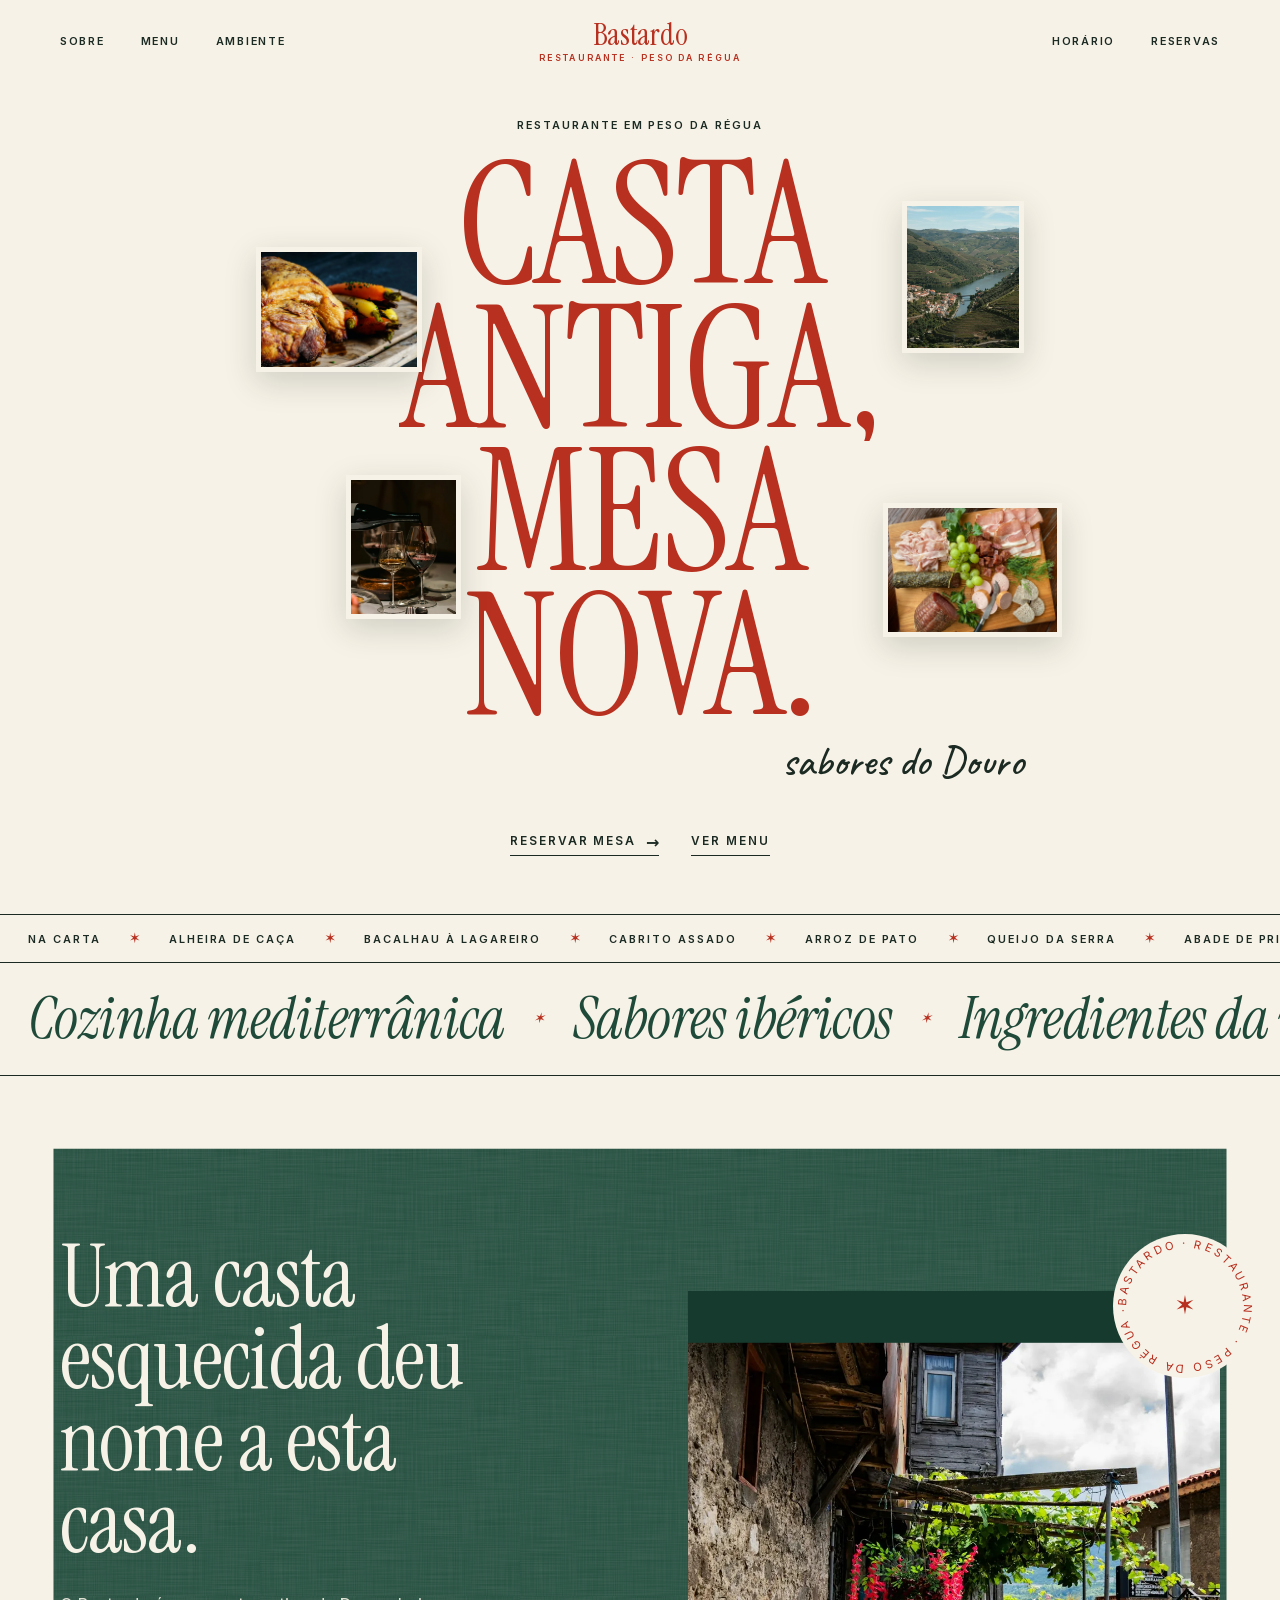
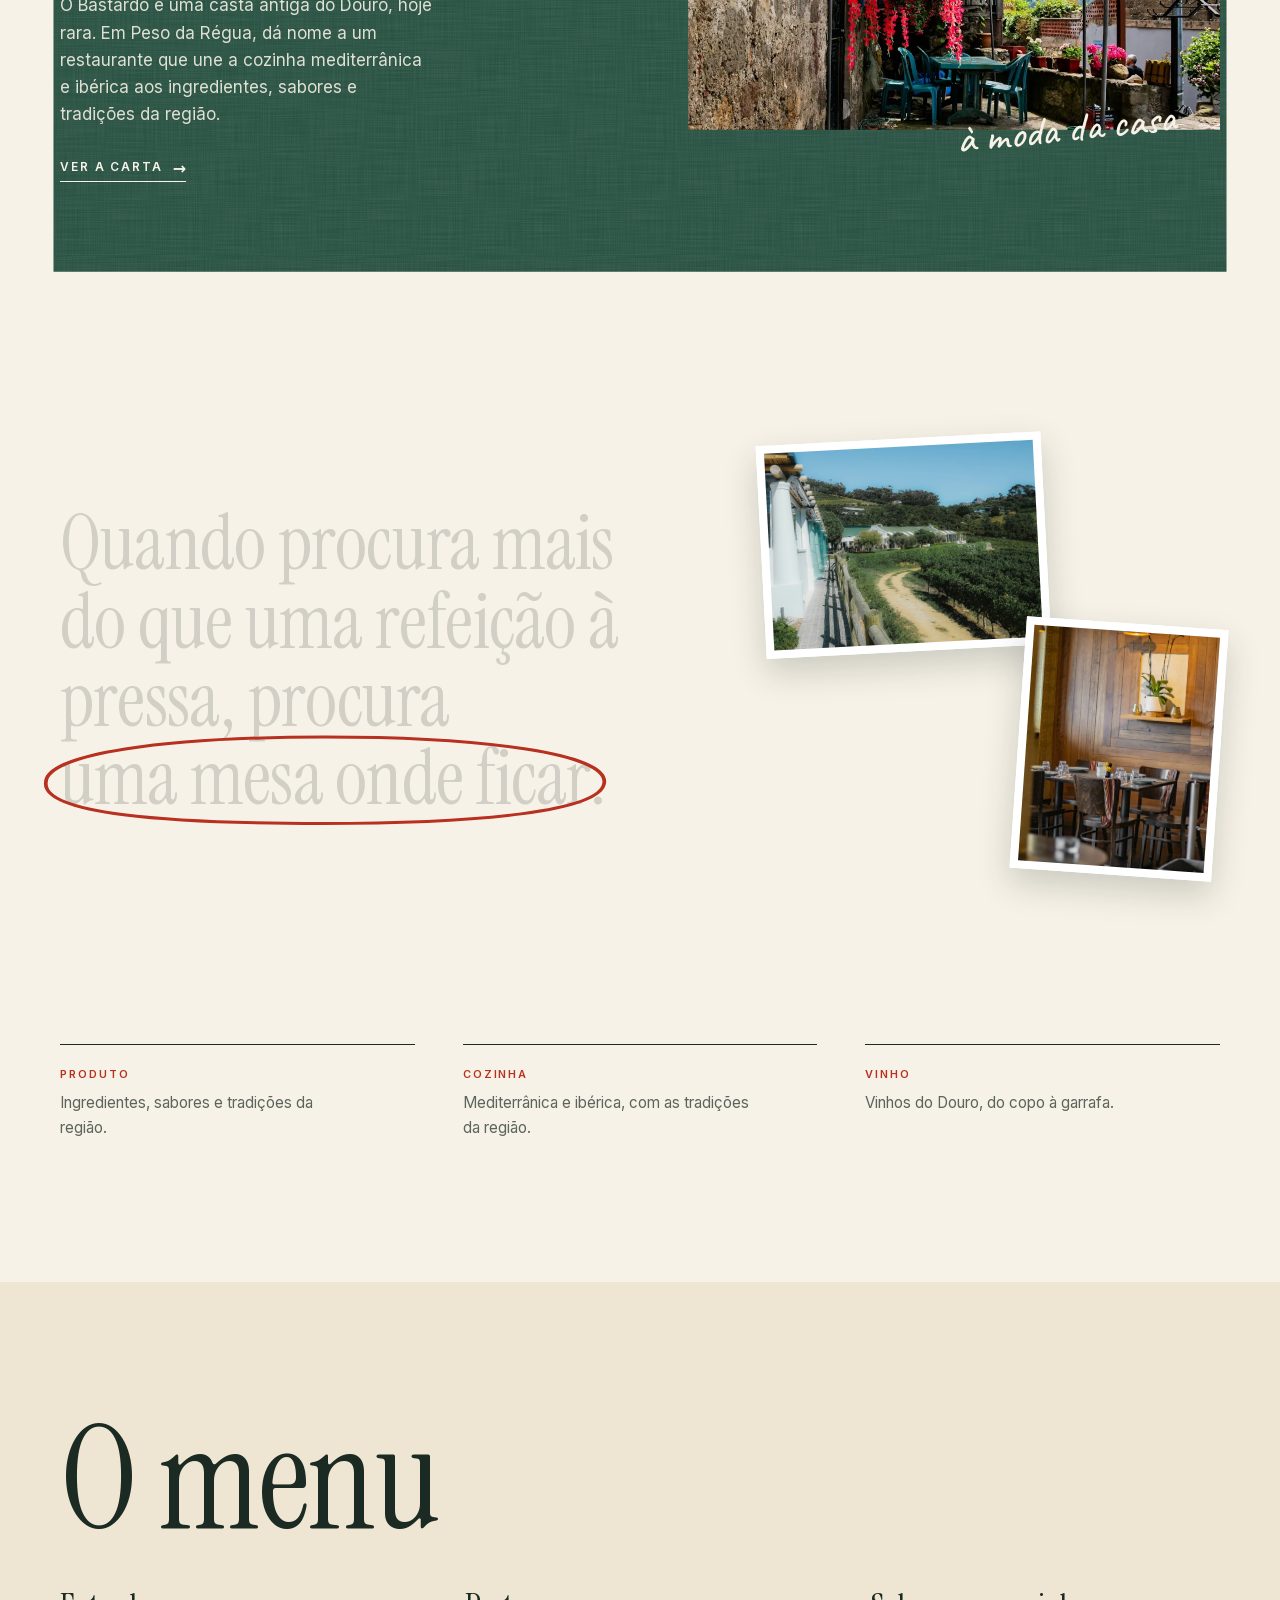
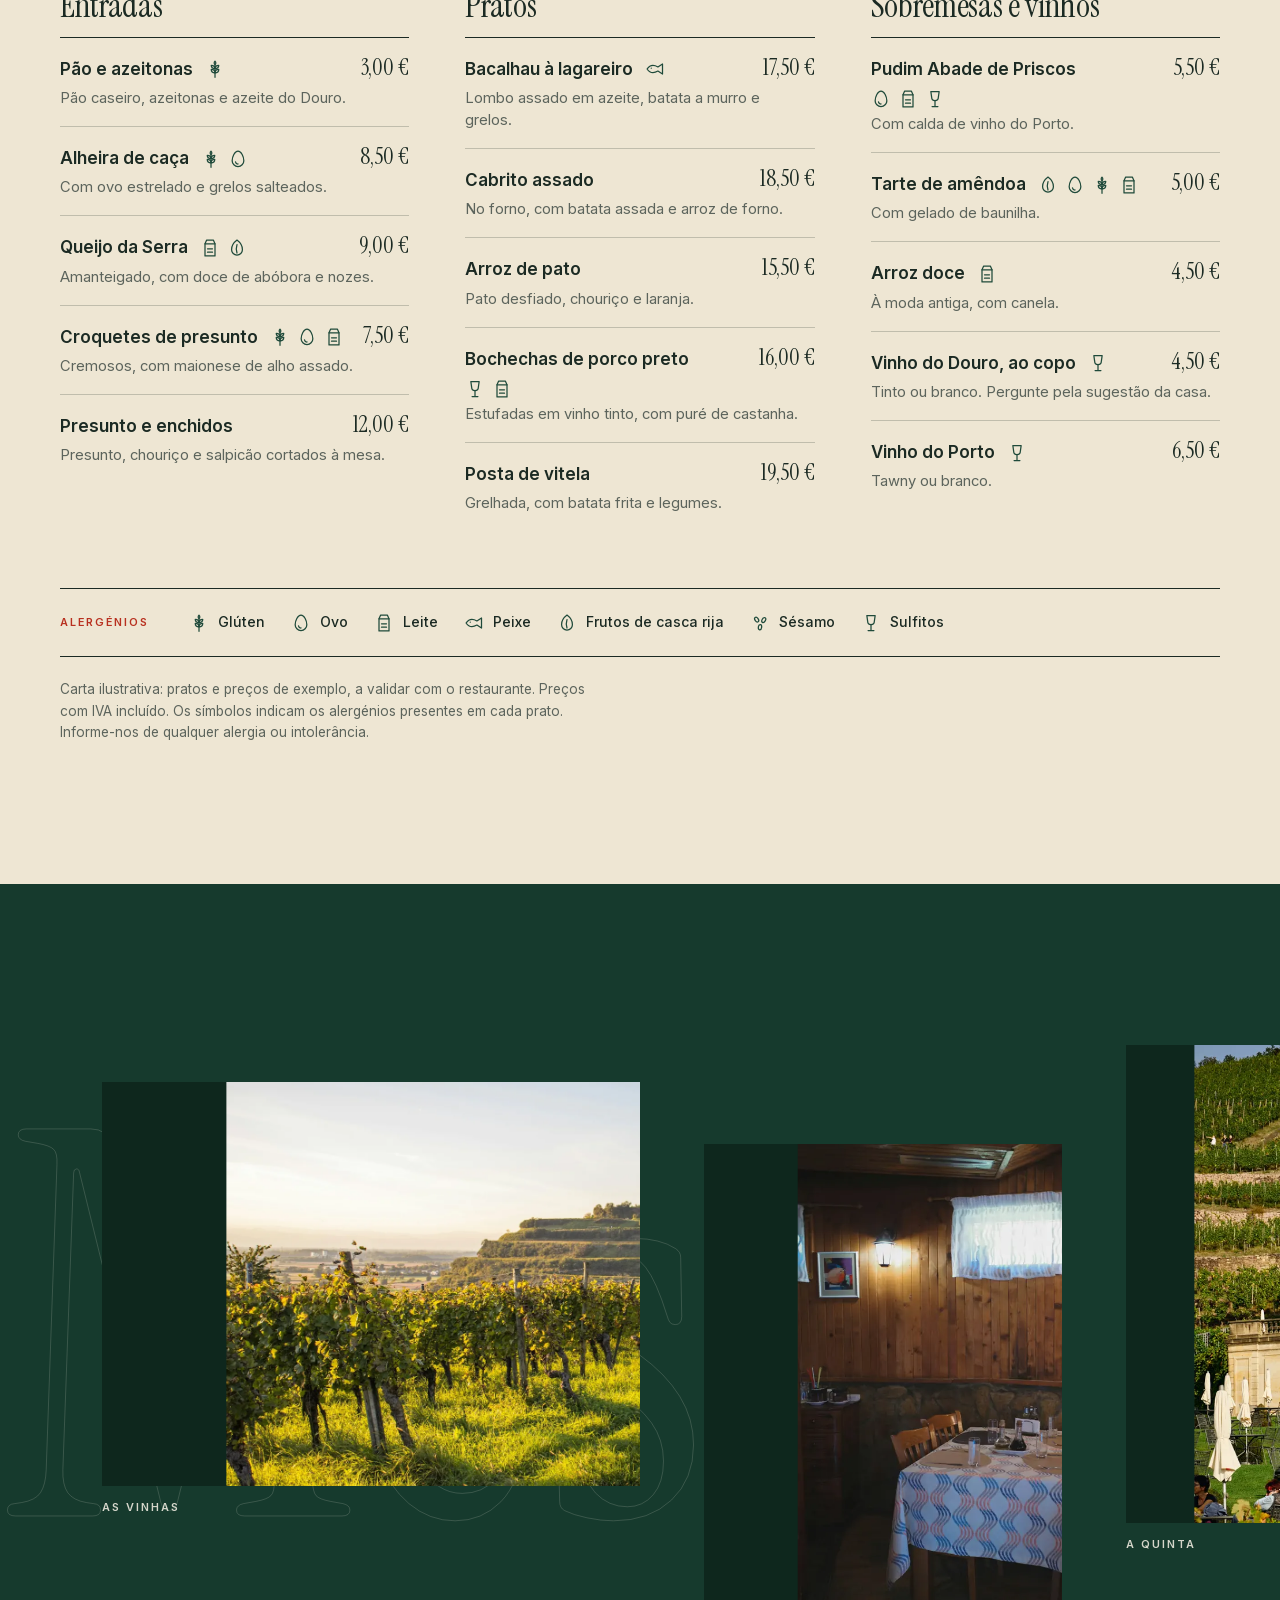
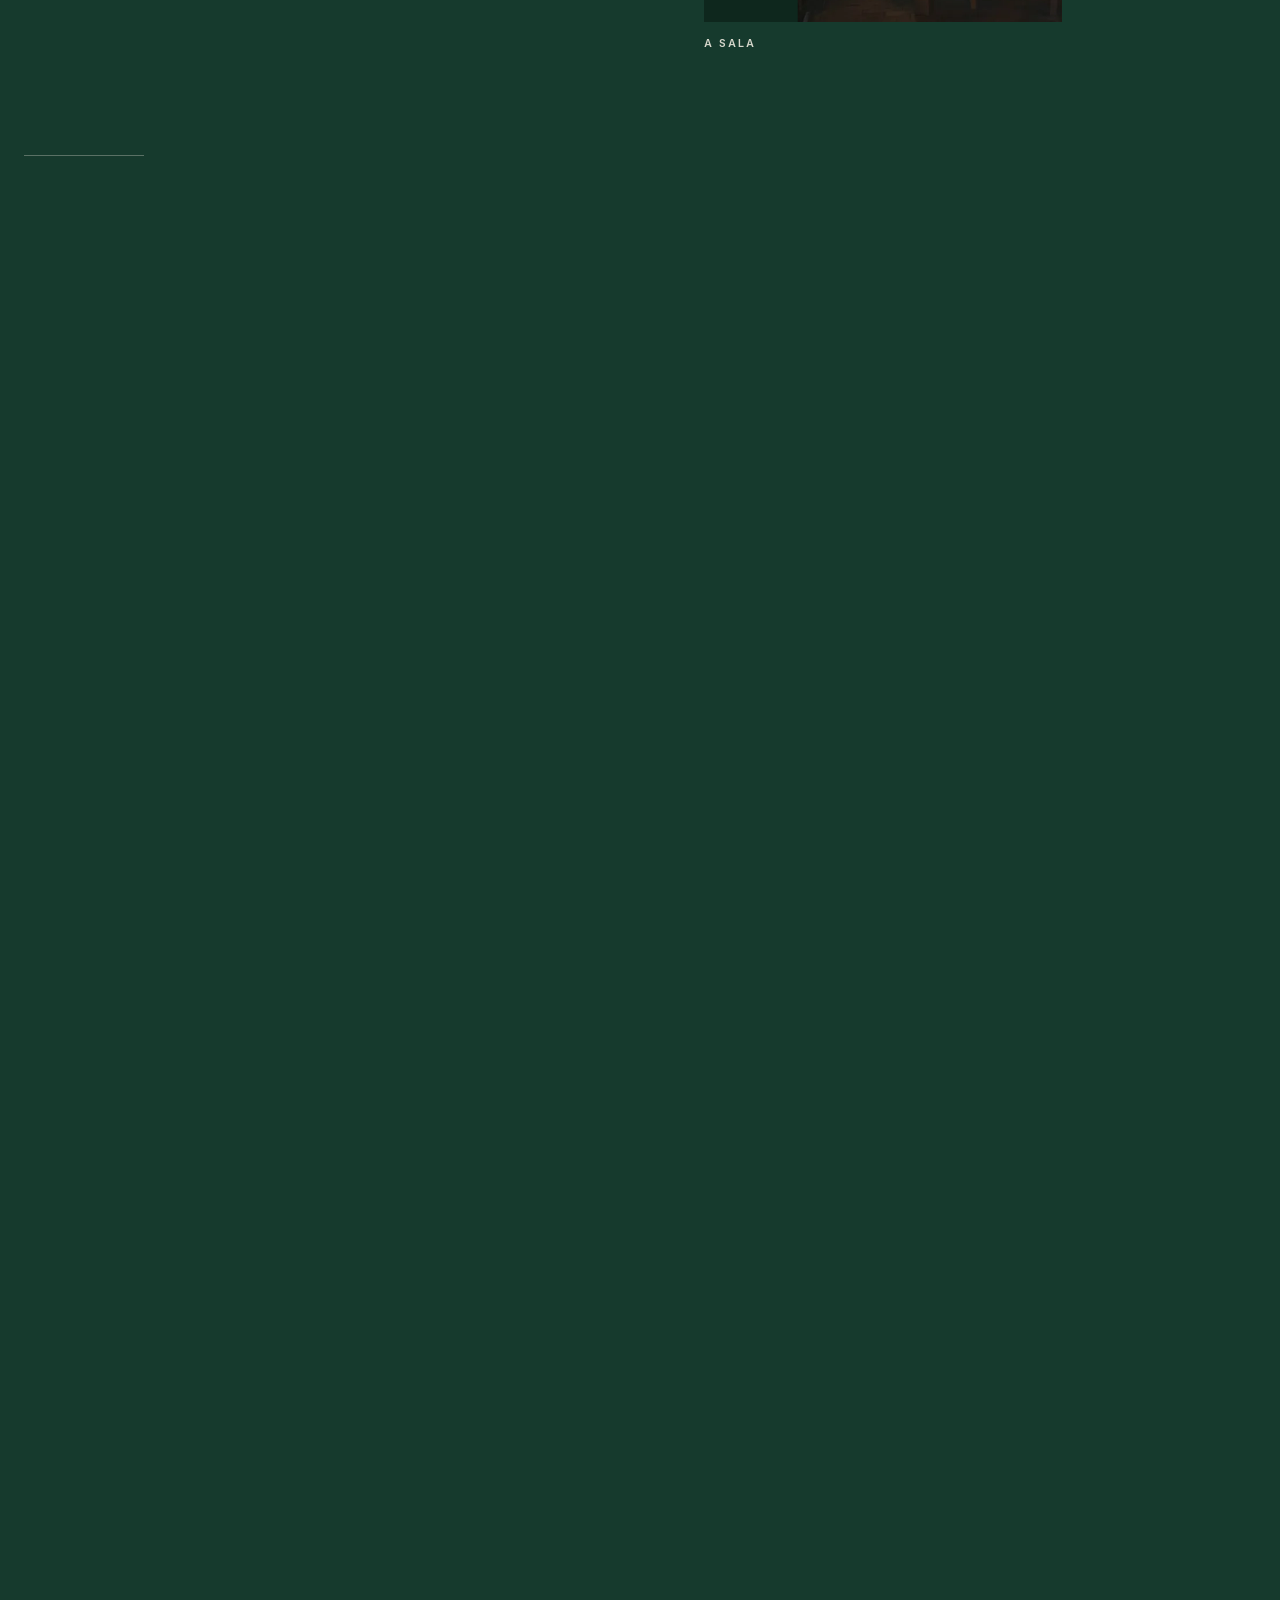
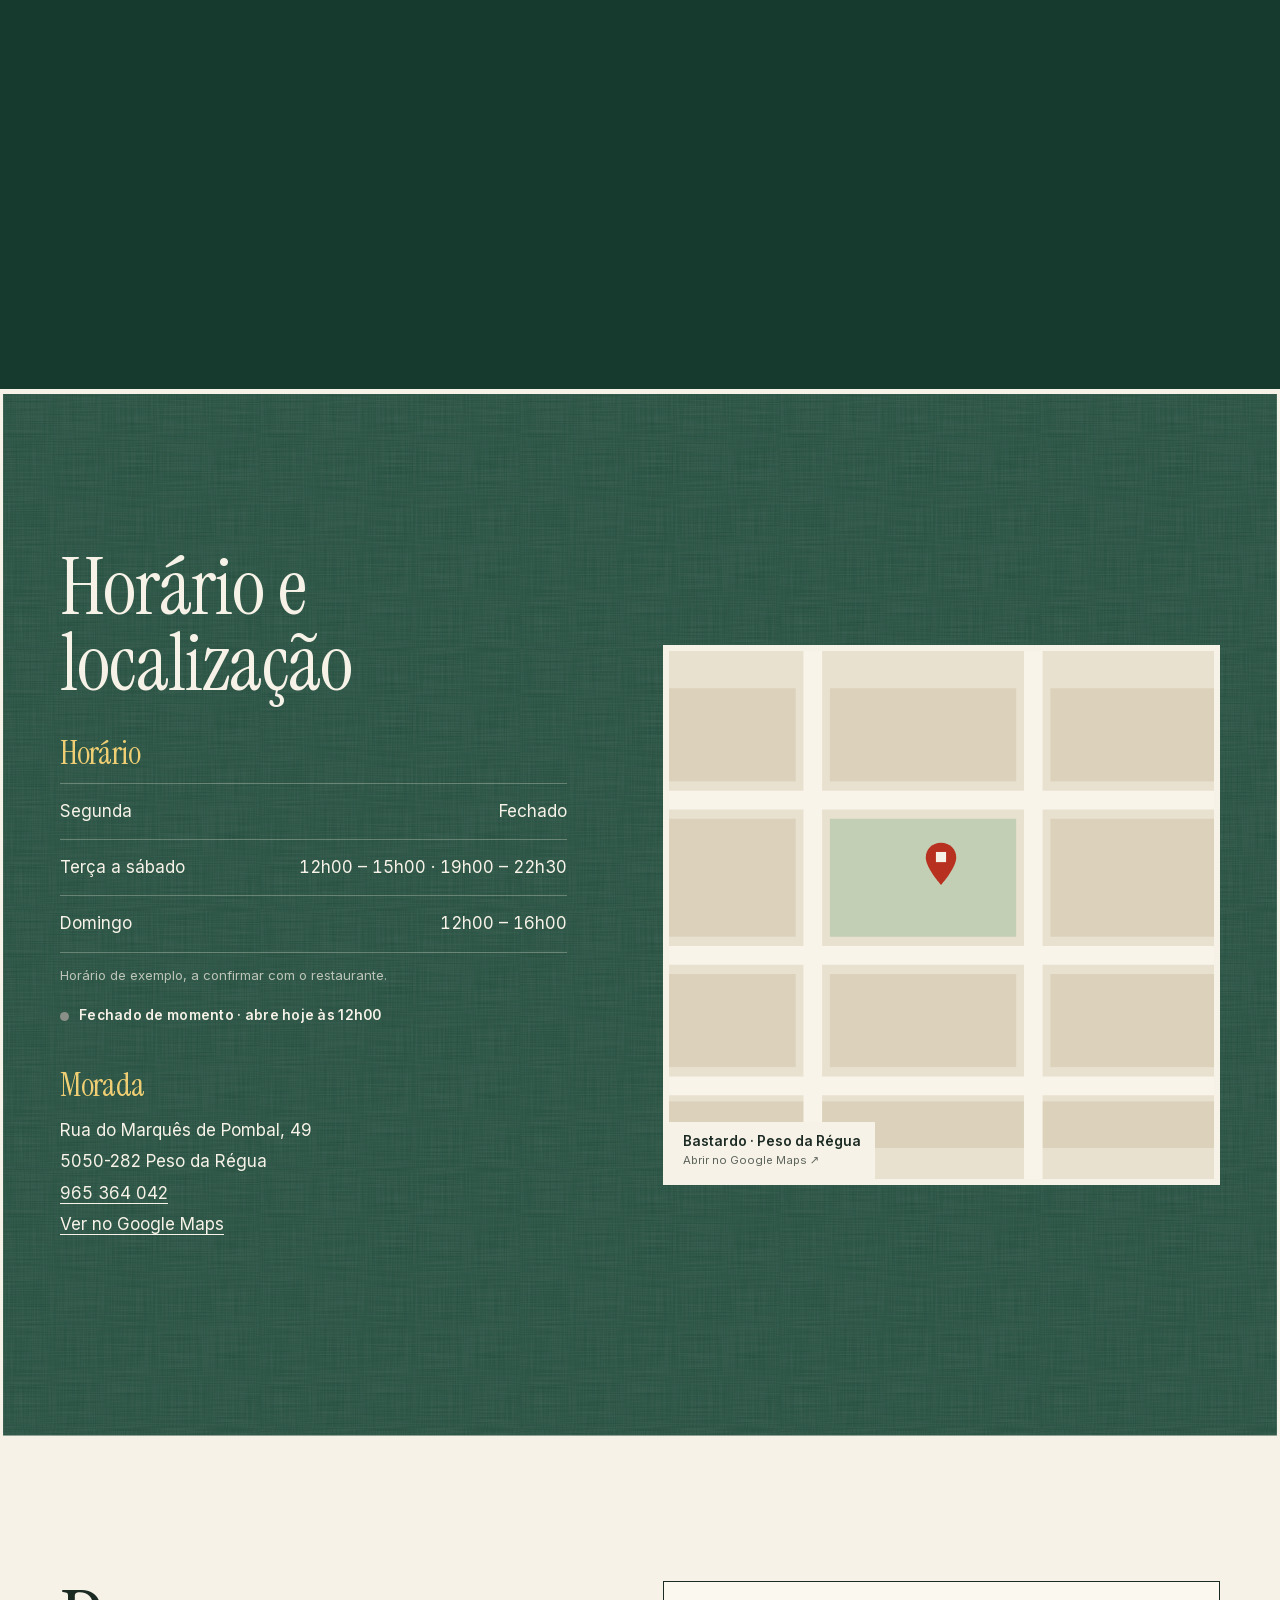
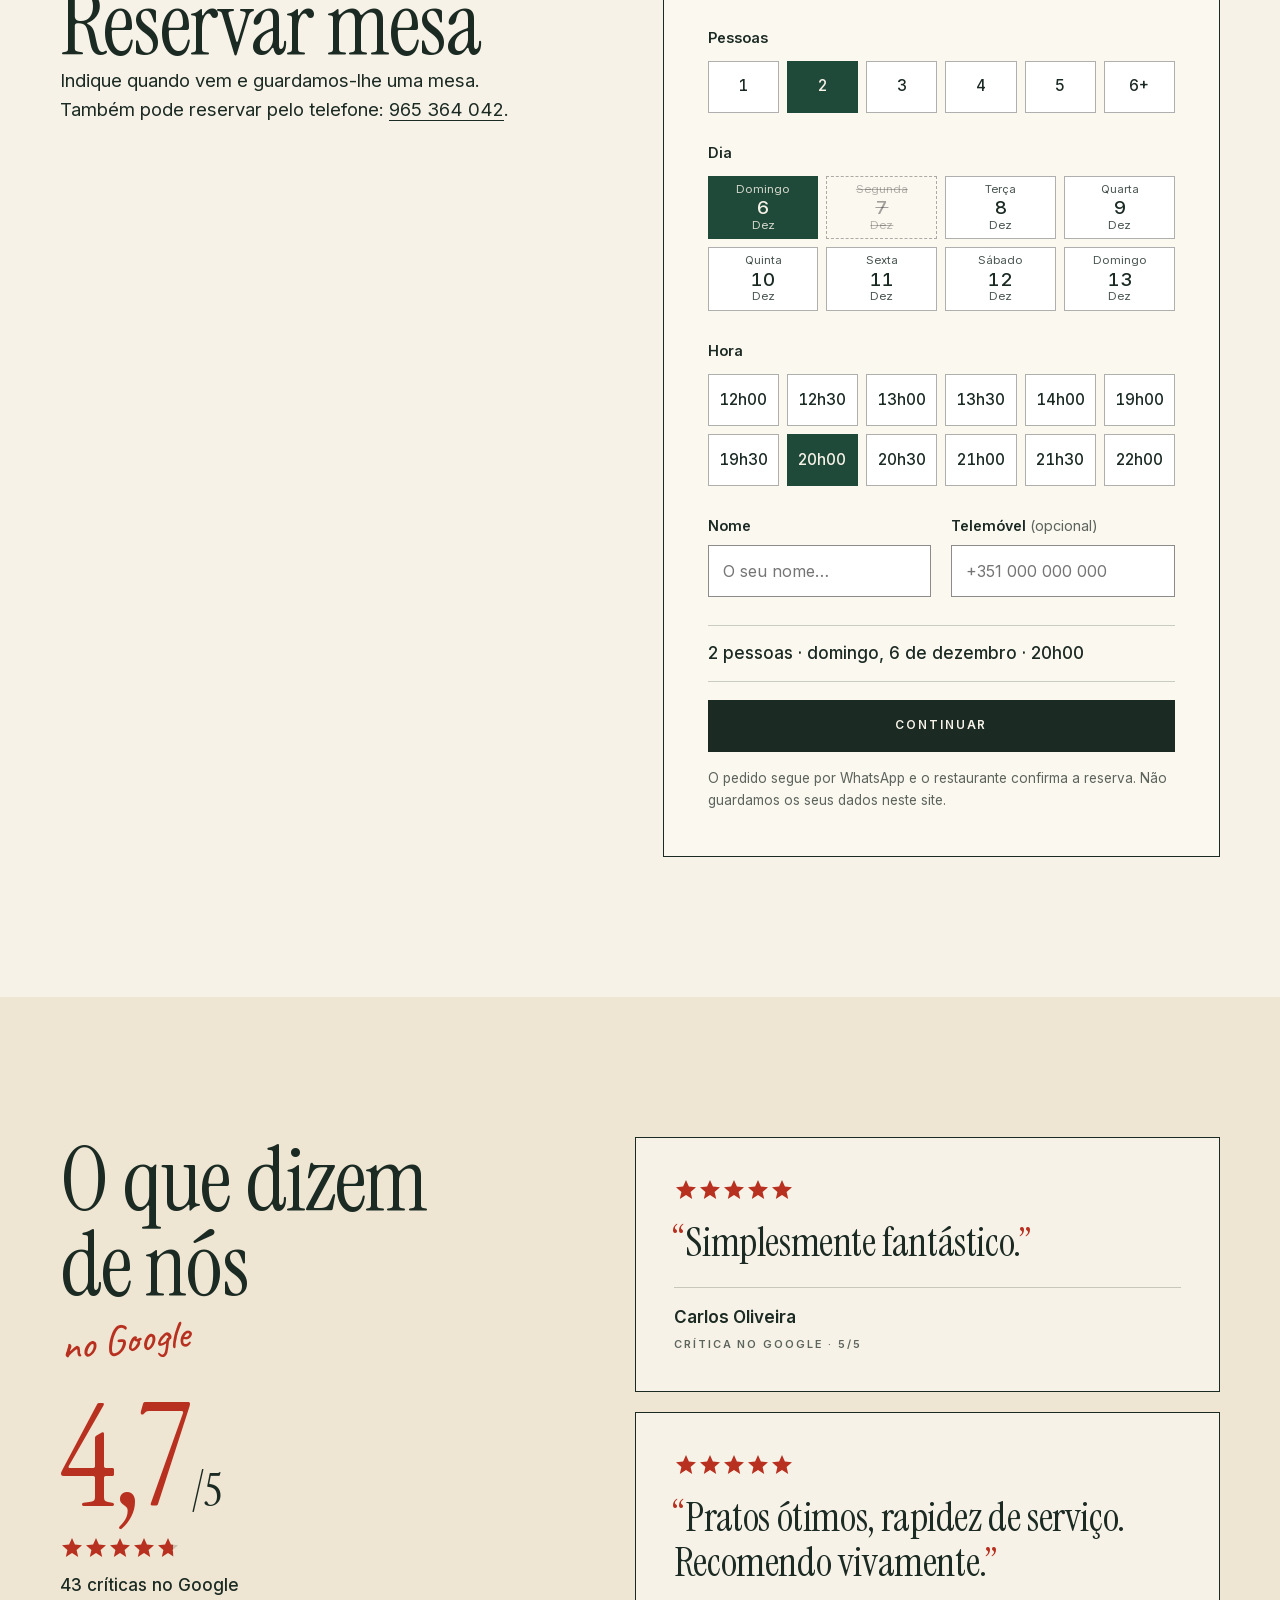
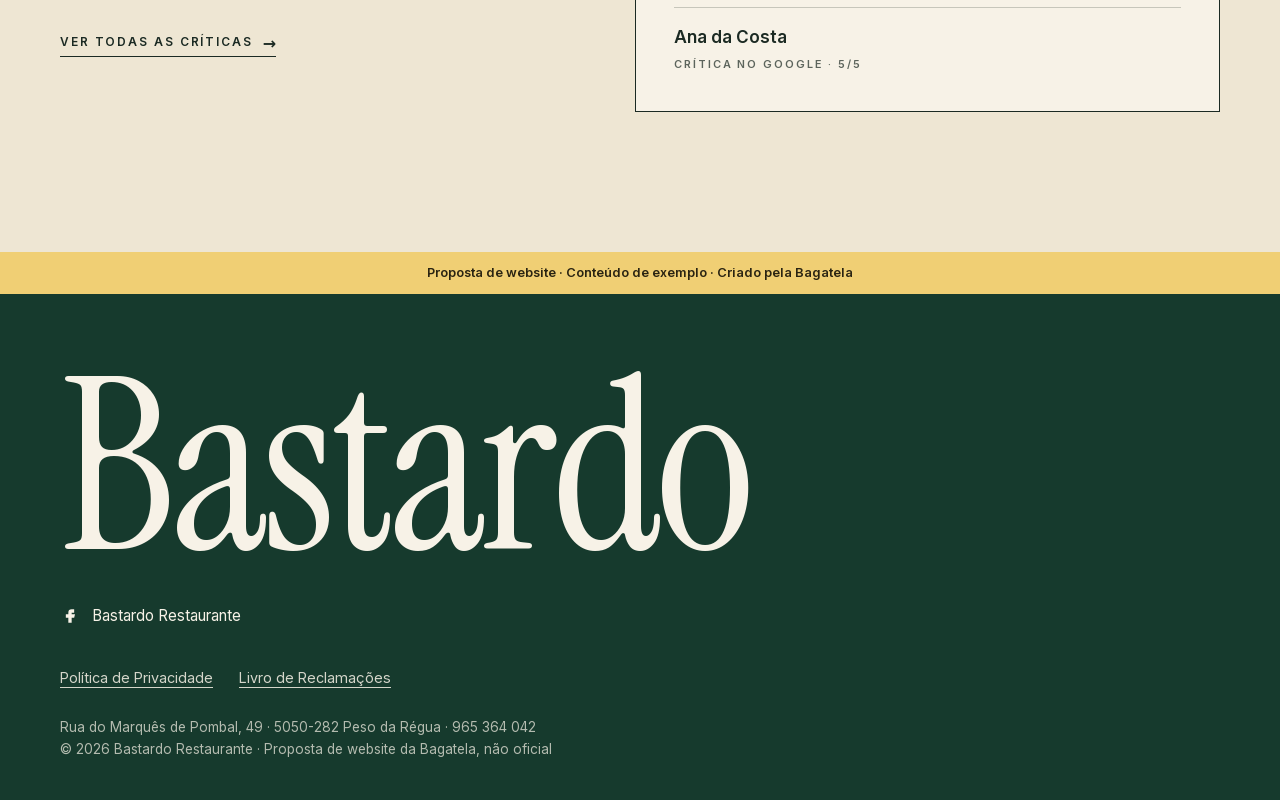
<file: index.html>
<!DOCTYPE html>
<html lang="pt-PT">
<head>
  <meta charset="utf-8">
  <meta name="viewport" content="width=device-width, initial-scale=1">
  <title>Bastardo Restaurante · Peso da Régua · Proposta de website</title>
  <meta name="description" content="Bastardo Restaurante, em Peso da Régua: une a cozinha mediterrânica e ibérica aos ingredientes, sabores e tradições da região. Proposta de website criada pela Bagatela.">
  <meta name="theme-color" content="#f7f2e7">
  <meta name="robots" content="index, follow">
  <link rel="canonical" href="https://equipa-bagatela.github.io/Bastardo-example/">

  <meta property="og:type" content="restaurant">
  <meta property="og:site_name" content="Bastardo Restaurante">
  <meta property="og:locale" content="pt_PT">
  <meta property="og:url" content="https://equipa-bagatela.github.io/Bastardo-example/">
  <meta property="og:title" content="Bastardo Restaurante · Peso da Régua">
  <meta property="og:description" content="Uma casta esquecida do Douro que deu nome a este lugar. Proposta de website criada pela Bagatela.">
  <meta property="og:image" content="https://equipa-bagatela.github.io/Bastardo-example/img/og.jpg">
  <meta property="og:image:width" content="1200">
  <meta property="og:image:height" content="630">
  <meta property="og:image:alt" content="Logótipo do Bastardo Restaurante">
  <meta name="twitter:card" content="summary_large_image">

  <link rel="icon" href="favicon.ico" sizes="48x48">
  <link rel="icon" type="image/png" sizes="32x32" href="icons/favicon-32.png">
  <link rel="apple-touch-icon" href="apple-touch-icon.png">
  <link rel="manifest" href="site.webmanifest">

  <link rel="preload" href="fonts/instrument-serif-normal-400-latin.woff2" as="font" type="font/woff2" crossorigin>
  <link rel="preload" href="fonts/inter-variable-latin.woff2" as="font" type="font/woff2" crossorigin>
  <link rel="stylesheet" href="css/fonts.css">
  <link rel="stylesheet" href="css/style.css">

  <script type="application/ld+json">
  {
    "@context": "https://schema.org",
    "@type": "Restaurant",
    "name": "Bastardo Restaurante",
    "description": "Restaurante em Peso da Régua que une a cozinha mediterrânica e ibérica aos ingredientes, sabores e tradições da região. Proposta de website da Bagatela.",
    "servesCuisine": ["Mediterrânica", "Ibérica", "Portuguesa"],
    "url": "https://equipa-bagatela.github.io/Bastardo-example/",
    "image": "https://equipa-bagatela.github.io/Bastardo-example/img/og.jpg",
    "logo": "https://equipa-bagatela.github.io/Bastardo-example/icons/icon-512.png",
    "hasMenu": "https://equipa-bagatela.github.io/Bastardo-example/#menu",
    "hasMap": "https://www.google.com/maps/search/?api=1&query=41.1616879,-7.7902186",
    "telephone": "+351 965 364 042",
    "address": {
      "@type": "PostalAddress",
      "streetAddress": "Rua do Marquês de Pombal, 49",
      "postalCode": "5050-282",
      "addressLocality": "Peso da Régua",
      "addressCountry": "PT"
    },
    "geo": { "@type": "GeoCoordinates", "latitude": 41.1616879, "longitude": -7.7902186 },
    "sameAs": ["https://www.facebook.com/p/Bastardo-Restaurante-61592483409247/"]
  }
  </script>
</head>
<body>
  <svg width="0" height="0" style="position:absolute" aria-hidden="true" focusable="false">
    <symbol id="al-gluten" viewBox="0 0 24 24"><path d="M12 22V7"/><path d="M12 11.5C9 11.500 7.500 10 7.500 7.500 10.500 7.500 12 9 12 11.500z"/><path d="M12 16.500C9 16.500 7.500 15 7.500 12.500 10.500 12.500 12 14 12 16.500z"/><path d="M12 11.500c3 0 4.500-1.500 4.500-4-3 0-4.500 1.500-4.500 4z"/><path d="M12 16.500c3 0 4.500-1.500 4.500-4-3 0-4.500 1.500-4.500 4z"/><path d="M12 7C10.700 6 10.700 3.800 12 2.500 13.300 3.800 13.300 6 12 7z"/></symbol>
    <symbol id="al-ovo" viewBox="0 0 24 24"><path d="M12 2.500C8 2.500 5 9.500 5 14a7 7 0 0 0 14 0c0-4.500-3-11.500-7-11.500z"/><path d="M9 15.500a3 3 0 0 0 3 2.500"/></symbol>
    <symbol id="al-leite" viewBox="0 0 24 24"><path d="M8 2.500h8l2 4.500v14.500H6V7l2-4.500z"/><path d="M6 7h12"/><path d="M9 13h6M9 17h6"/></symbol>
    <symbol id="al-peixe" viewBox="0 0 24 24"><path d="M2.500 12c3-4.500 8-5.500 13-2.500L21 6v12l-5.500-3.500c-5 3-10 2-13-2.500z"/><path d="M7.500 11h.01"/></symbol>
    <symbol id="al-nozes" viewBox="0 0 24 24"><path d="M12 2.500c4 3 6.500 7 6.500 11.500a6.500 6.500 0 0 1-13 0C5.500 9.500 8 5.500 12 2.500z"/><path d="M12 8c-1.200 3.500-1.200 6.500 0 10"/></symbol>
    <symbol id="al-sesamo" viewBox="0 0 24 24"><ellipse cx="8" cy="8" rx="2" ry="3.200" transform="rotate(-35 8 8)"/><ellipse cx="16.500" cy="8.500" rx="2" ry="3.200" transform="rotate(30 16.500 8.500)"/><ellipse cx="12" cy="17" rx="2" ry="3.200" transform="rotate(8 12 17)"/></symbol>
    <symbol id="al-sulfitos" viewBox="0 0 24 24"><path d="M7 3h10l-1 7a4 4 0 0 1-8 0L7 3z"/><path d="M12 14v7M8.500 21h7"/></symbol>
  </svg>
  <div class="intro" aria-hidden="true"><img class="intro__logo" src="img/logo-bastardo.png" width="536" height="473" alt=""></div>
  <a class="skip" href="#conteudo">Saltar para o conteúdo</a>

  <header class="header" id="topo">
    <div class="header__inner">
      <nav class="nav nav--l" aria-label="Principal">
        <a href="#sobre">Sobre</a>
        <a href="#menu">Menu</a>
        <a href="#galeria">Ambiente</a>
      </nav>
      <a class="logo" href="#topo" aria-label="Bastardo Restaurante, início" translate="no">
        <span class="logo__name">Bastardo</span>
        <span class="logo__sub">Restaurante · Peso da Régua</span>
      </a>
      <nav class="nav nav--r" aria-label="Secundária">
        <a href="#horario">Horário</a>
        <a href="#reservas">Reservas</a>
      </nav>
      <a class="btn btn--small btn--header" href="#reservas">Reservar</a>
    </div>
  </header>

  <main id="conteudo">
    <!-- HERO -->
    <section class="hero" aria-labelledby="titulo" data-hero>
      <p class="label hero__label">Restaurante em Peso da Régua</p>

      <h1 class="hero__title" id="titulo">
        <span class="line" data-drift="-1"><span>Casta</span></span>
        <span class="line" data-drift="1"><span>antiga,</span></span>
        <span class="line" data-drift="-1"><span>mesa</span></span>
        <span class="line" data-drift="1"><span>nova.</span></span>
      </h1>

      <div class="float f1" data-speed="0.10"><figure><img src="img/assado.webp" width="1400" height="934" alt=""></figure></div>
      <div class="float f2" data-speed="0.18"><figure><img src="img/vale.webp" width="733" height="1100" alt=""></figure></div>
      <div class="float f3" data-speed="0.06"><figure><img src="img/vinho-servir.webp" width="733" height="1100" alt=""></figure></div>
      <div class="float f4" data-speed="0.14"><figure><img src="img/tabua.webp" width="1400" height="1195" alt="Tábua com queijos, presunto e enchidos"></figure></div>

      <p class="script hero__note"><span>sabores do Douro</span></p>

      <div class="hero__cta">
        <a class="link" href="#reservas">Reservar mesa</a>
        <a class="link link--plain" href="#menu">Ver menu</a>
      </div>
    </section>

    <!-- FAIXA -->
    <div class="ribbon" aria-hidden="true">
      <div class="ribbon__row"><div class="ribbon__track label">
        <span>Na carta</span><span>Alheira de caça</span><span>Bacalhau à lagareiro</span><span>Cabrito assado</span><span>Arroz de pato</span><span>Queijo da Serra</span><span>Abade de Priscos</span><span>Vinhos do Douro</span>
        <span>Na carta</span><span>Alheira de caça</span><span>Bacalhau à lagareiro</span><span>Cabrito assado</span><span>Arroz de pato</span><span>Queijo da Serra</span><span>Abade de Priscos</span><span>Vinhos do Douro</span>
      </div></div>
      <div class="ribbon__row ribbon__row--big"><div class="ribbon__track ribbon__track--rev">
        <span>Cozinha mediterrânica</span><span>Sabores ibéricos</span><span>Ingredientes da região</span><span>Vinhos do Douro</span>
        <span>Cozinha mediterrânica</span><span>Sabores ibéricos</span><span>Ingredientes da região</span><span>Vinhos do Douro</span>
      </div></div>
    </div>

    <!-- SOBRE (verde) -->
    <section class="wipe story" id="sobre">
      <div class="wipe__bg" aria-hidden="true"></div>
      <div class="wrap story__grid">
        <div class="story__text">
          <h2 class="split" data-reveal>Uma casta esquecida deu nome a esta casa.</h2>
          <p class="story__p" data-reveal style="--d:.1s">O Bastardo é uma casta antiga do Douro, hoje rara. Em Peso da Régua, dá nome a um restaurante que une a cozinha mediterrânica e ibérica aos ingredientes, sabores e tradições da região.</p>
          <a class="link link--light" href="#menu" data-reveal style="--d:.2s">Ver a carta</a>
        </div>
        <div class="story__media" data-reveal>
          <div class="img-wipe" data-wipe><img loading="lazy" src="img/patio.webp" width="1400" height="933" alt="Pátio de pedra com videiras e flores vermelhas" data-parallax-img></div>
          <div class="seal" aria-hidden="true">
            <svg viewBox="0 0 200 200" class="seal__svg"><defs><path id="circ" d="M100,100 m-78,0 a78,78 0 1,1 156,0 a78,78 0 1,1 -156,0"/></defs><circle cx="100" cy="100" r="96" fill="#f7f2e7"/><text font-size="15" letter-spacing="3.4" fill="#b8301f"><textPath href="#circ">BASTARDO · RESTAURANTE · PESO DA RÉGUA ·</textPath></text></svg>
            <span class="seal__star">✶</span>
          </div>
          <p class="script story__note"><span>à moda da casa</span></p>
        </div>
      </div>
    </section>

    <!-- MANIFESTO -->
    <section class="manifesto" aria-label="Sobre a casa">
      <div class="wrap manifesto__grid">
        <p class="manifesto__text" data-words>Quando procura mais do que uma refeição à pressa, procura <span class="circled">uma mesa onde ficar<svg viewBox="0 0 400 90" preserveAspectRatio="none" aria-hidden="true"><path d="M12 48c0-24 80-38 188-38s190 14 188 38-84 34-190 34S10 74 12 48z" pathLength="1"/></svg></span>.</p>
        <div class="manifesto__photos" aria-hidden="true">
          <div class="polaroid p1" data-reveal data-parallax="0.08"><img loading="lazy" src="img/vinha-casa.webp" width="1400" height="933" alt=""></div>
          <div class="polaroid p2" data-reveal style="--d:.15s" data-parallax="-0.06"><img loading="lazy" src="img/sala.webp" width="880" height="1100" alt=""></div>
        </div>
        <ul class="points">
          <li data-reveal><span class="label">Produto</span><p>Ingredientes, sabores e tradições da região.</p></li>
          <li data-reveal style="--d:.1s"><span class="label">Cozinha</span><p>Mediterrânica e ibérica, com as tradições da região.</p></li>
          <li data-reveal style="--d:.2s"><span class="label">Vinho</span><p>Vinhos do Douro, do copo à garrafa.</p></li>
        </ul>
      </div>
    </section>

    <!-- MENU -->
    <section class="section menu" id="menu">
      <div class="wrap">
        <div class="section__head">
          <h2 class="split" data-reveal>O menu</h2>
          <p class="script menu__note-script" data-exemplo><span>carta de exemplo</span></p>
        </div>
        <div class="menu__grid">
          <article class="menu__cat" data-reveal data-img="img/tabua.webp" style="--d:0.0s">
            <h3>Entradas</h3>
            <ul class="dishes">
              <li><div class="dish__top"><span class="dish__id"><span class="dish__name">Pão e azeitonas</span><ul class="allergens" aria-label="Alergénios"><li title="Glúten"><svg class="al" aria-hidden="true"><use href="#al-gluten"/></svg><span class="sr">Glúten</span></li></ul></span><span class="dish__price">3,00&nbsp;€</span></div><p>Pão caseiro, azeitonas e azeite do Douro.</p></li>
              <li><div class="dish__top"><span class="dish__id"><span class="dish__name">Alheira de caça</span><ul class="allergens" aria-label="Alergénios"><li title="Glúten"><svg class="al" aria-hidden="true"><use href="#al-gluten"/></svg><span class="sr">Glúten</span></li><li title="Ovo"><svg class="al" aria-hidden="true"><use href="#al-ovo"/></svg><span class="sr">Ovo</span></li></ul></span><span class="dish__price">8,50&nbsp;€</span></div><p>Com ovo estrelado e grelos salteados.</p></li>
              <li><div class="dish__top"><span class="dish__id"><span class="dish__name">Queijo da Serra</span><ul class="allergens" aria-label="Alergénios"><li title="Leite"><svg class="al" aria-hidden="true"><use href="#al-leite"/></svg><span class="sr">Leite</span></li><li title="Frutos de casca rija"><svg class="al" aria-hidden="true"><use href="#al-nozes"/></svg><span class="sr">Frutos de casca rija</span></li></ul></span><span class="dish__price">9,00&nbsp;€</span></div><p>Amanteigado, com doce de abóbora e nozes.</p></li>
              <li><div class="dish__top"><span class="dish__id"><span class="dish__name">Croquetes de presunto</span><ul class="allergens" aria-label="Alergénios"><li title="Glúten"><svg class="al" aria-hidden="true"><use href="#al-gluten"/></svg><span class="sr">Glúten</span></li><li title="Ovo"><svg class="al" aria-hidden="true"><use href="#al-ovo"/></svg><span class="sr">Ovo</span></li><li title="Leite"><svg class="al" aria-hidden="true"><use href="#al-leite"/></svg><span class="sr">Leite</span></li></ul></span><span class="dish__price">7,50&nbsp;€</span></div><p>Cremosos, com maionese de alho assado.</p></li>
              <li><div class="dish__top"><span class="dish__id"><span class="dish__name">Presunto e enchidos</span></span><span class="dish__price">12,00&nbsp;€</span></div><p>Presunto, chouriço e salpicão cortados à mesa.</p></li>
            </ul>
          </article>

          <article class="menu__cat" data-reveal data-img="img/assado.webp" style="--d:0.1s">
            <h3>Pratos</h3>
            <ul class="dishes">
              <li><div class="dish__top"><span class="dish__id"><span class="dish__name">Bacalhau à lagareiro</span><ul class="allergens" aria-label="Alergénios"><li title="Peixe"><svg class="al" aria-hidden="true"><use href="#al-peixe"/></svg><span class="sr">Peixe</span></li></ul></span><span class="dish__price">17,50&nbsp;€</span></div><p>Lombo assado em azeite, batata a murro e grelos.</p></li>
              <li><div class="dish__top"><span class="dish__id"><span class="dish__name">Cabrito assado</span></span><span class="dish__price">18,50&nbsp;€</span></div><p>No forno, com batata assada e arroz de forno.</p></li>
              <li><div class="dish__top"><span class="dish__id"><span class="dish__name">Arroz de pato</span></span><span class="dish__price">15,50&nbsp;€</span></div><p>Pato desfiado, chouriço e laranja.</p></li>
              <li><div class="dish__top"><span class="dish__id"><span class="dish__name">Bochechas de porco preto</span><ul class="allergens" aria-label="Alergénios"><li title="Sulfitos"><svg class="al" aria-hidden="true"><use href="#al-sulfitos"/></svg><span class="sr">Sulfitos</span></li><li title="Leite"><svg class="al" aria-hidden="true"><use href="#al-leite"/></svg><span class="sr">Leite</span></li></ul></span><span class="dish__price">16,00&nbsp;€</span></div><p>Estufadas em vinho tinto, com puré de castanha.</p></li>
              <li><div class="dish__top"><span class="dish__id"><span class="dish__name">Posta de vitela</span></span><span class="dish__price">19,50&nbsp;€</span></div><p>Grelhada, com batata frita e legumes.</p></li>
            </ul>
          </article>

          <article class="menu__cat" data-reveal data-img="img/vinho-servir.webp" style="--d:0.2s">
            <h3>Sobremesas e vinhos</h3>
            <ul class="dishes">
              <li><div class="dish__top"><span class="dish__id"><span class="dish__name">Pudim Abade de Priscos</span><ul class="allergens" aria-label="Alergénios"><li title="Ovo"><svg class="al" aria-hidden="true"><use href="#al-ovo"/></svg><span class="sr">Ovo</span></li><li title="Leite"><svg class="al" aria-hidden="true"><use href="#al-leite"/></svg><span class="sr">Leite</span></li><li title="Sulfitos"><svg class="al" aria-hidden="true"><use href="#al-sulfitos"/></svg><span class="sr">Sulfitos</span></li></ul></span><span class="dish__price">5,50&nbsp;€</span></div><p>Com calda de vinho do Porto.</p></li>
              <li><div class="dish__top"><span class="dish__id"><span class="dish__name">Tarte de amêndoa</span><ul class="allergens" aria-label="Alergénios"><li title="Frutos de casca rija"><svg class="al" aria-hidden="true"><use href="#al-nozes"/></svg><span class="sr">Frutos de casca rija</span></li><li title="Ovo"><svg class="al" aria-hidden="true"><use href="#al-ovo"/></svg><span class="sr">Ovo</span></li><li title="Glúten"><svg class="al" aria-hidden="true"><use href="#al-gluten"/></svg><span class="sr">Glúten</span></li><li title="Leite"><svg class="al" aria-hidden="true"><use href="#al-leite"/></svg><span class="sr">Leite</span></li></ul></span><span class="dish__price">5,00&nbsp;€</span></div><p>Com gelado de baunilha.</p></li>
              <li><div class="dish__top"><span class="dish__id"><span class="dish__name">Arroz doce</span><ul class="allergens" aria-label="Alergénios"><li title="Leite"><svg class="al" aria-hidden="true"><use href="#al-leite"/></svg><span class="sr">Leite</span></li></ul></span><span class="dish__price">4,50&nbsp;€</span></div><p>À moda antiga, com canela.</p></li>
              <li><div class="dish__top"><span class="dish__id"><span class="dish__name">Vinho do Douro, ao copo</span><ul class="allergens" aria-label="Alergénios"><li title="Sulfitos"><svg class="al" aria-hidden="true"><use href="#al-sulfitos"/></svg><span class="sr">Sulfitos</span></li></ul></span><span class="dish__price">4,50&nbsp;€</span></div><p>Tinto ou branco. Pergunte pela sugestão da casa.</p></li>
              <li><div class="dish__top"><span class="dish__id"><span class="dish__name">Vinho do Porto</span><ul class="allergens" aria-label="Alergénios"><li title="Sulfitos"><svg class="al" aria-hidden="true"><use href="#al-sulfitos"/></svg><span class="sr">Sulfitos</span></li></ul></span><span class="dish__price">6,50&nbsp;€</span></div><p>Tawny ou branco.</p></li>
            </ul>
          </article>

        </div>

        <div class="legend" data-reveal>
          <p class="label legend__title">Alergénios</p>
          <ul class="legend__list">
            <li><svg class="al" aria-hidden="true"><use href="#al-gluten"/></svg><span>Glúten</span></li>
            <li><svg class="al" aria-hidden="true"><use href="#al-ovo"/></svg><span>Ovo</span></li>
            <li><svg class="al" aria-hidden="true"><use href="#al-leite"/></svg><span>Leite</span></li>
            <li><svg class="al" aria-hidden="true"><use href="#al-peixe"/></svg><span>Peixe</span></li>
            <li><svg class="al" aria-hidden="true"><use href="#al-nozes"/></svg><span>Frutos de casca rija</span></li>
            <li><svg class="al" aria-hidden="true"><use href="#al-sesamo"/></svg><span>Sésamo</span></li>
            <li><svg class="al" aria-hidden="true"><use href="#al-sulfitos"/></svg><span>Sulfitos</span></li>
          </ul>
        </div>
        <p class="menu__note" data-reveal data-final="Preços com IVA incluído. Os símbolos indicam os alergénios presentes em cada prato. Informe-nos de qualquer alergia ou intolerância.">Carta ilustrativa: pratos e preços de exemplo, a validar com o restaurante. Preços com IVA incluído. Os símbolos indicam os alergénios presentes em cada prato. Informe-nos de qualquer alergia ou intolerância.</p>
      </div>
      <div class="preview" aria-hidden="true"><img alt="" src="img/tabua.webp" width="220" height="280"></div>
    </section>

    <!-- AMBIENTE: galeria horizontal -->
    <section class="reel" id="galeria" aria-label="Ambiente" data-reel>
      <div class="reel__pin">
        <p class="reel__bg" aria-hidden="true">Mesa</p>
        <div class="reel__track">
          <figure class="shot s1"><div class="shot__img"><img loading="lazy" src="img/vinhas.webp" width="1400" height="933" alt="Filas de videiras numa encosta, à luz do fim da tarde"></div><figcaption class="label">As vinhas</figcaption></figure>
          <figure class="shot s2"><div class="shot__img"><img loading="lazy" src="img/sala-madeira.webp" width="733" height="1100" alt="Sala com paredes de madeira e mesas postas"></div><figcaption class="label">A sala</figcaption></figure>
          <figure class="shot s3"><div class="shot__img"><img loading="lazy" src="img/quinta.webp" width="733" height="1100" alt="Capela entre vinhas em socalcos"></div><figcaption class="label">A quinta</figcaption></figure>
          <figure class="shot s4"><div class="shot__img"><img loading="lazy" src="img/vinho-mesa.webp" width="733" height="1100" alt="Copo de vinho tinto numa mesa de mármore"></div><figcaption class="label">O vinho</figcaption></figure>
          <figure class="shot s5"><div class="shot__img"><img loading="lazy" src="img/tabua.webp" width="1400" height="1195" alt="Tábua de madeira com queijos, presunto e enchidos"></div><figcaption class="label">A tábua</figcaption></figure>
          <figure class="shot s6"><div class="shot__img"><img loading="lazy" src="img/fumeiro.webp" width="733" height="1100" alt="Enchidos pendurados a fumar"></div><figcaption class="label">O fumeiro</figcaption></figure>
        </div>
        <div class="reel__bar" aria-hidden="true"><i></i></div>
      </div>
    </section>

    <!-- HORÁRIO (verde) -->
    <section class="wipe visit" id="horario">
      <div class="wipe__bg" aria-hidden="true"></div>
      <div class="wrap visit__grid">
        <div>
          <h2 class="split" data-reveal>Horário e localização</h2>
          <div class="visit__block" data-reveal style="--d:.1s">
            <h3 class="visit__label">Horário</h3>
            <dl class="hours">
              <div><dt>Segunda</dt><dd>Fechado</dd></div>
              <div><dt>Terça a sábado</dt><dd>12h00 – 15h00 · 19h00 – 22h30</dd></div>
              <div><dt>Domingo</dt><dd>12h00 – 16h00</dd></div>
            </dl>
            <p class="visit__note" data-exemplo>Horário de exemplo, a confirmar com o restaurante.</p>
            <p class="status" id="estado" aria-live="polite" hidden><span class="status__dot" aria-hidden="true"></span><span id="estado-texto"></span></p>
          </div>
          <div class="visit__block" data-reveal style="--d:.2s">
            <h3 class="visit__label">Morada</h3>
            <address>
              Rua do Marquês de Pombal, 49<br>
              5050-282 Peso da Régua<br>
              <a href="tel:+351965364042">965 364 042</a><br>
              <a href="https://www.google.com/maps/search/?api=1&amp;query=41.1616879,-7.7902186" target="_blank" rel="noopener">Ver no Google Maps</a>
            </address>
          </div>
        </div>
        <a class="map" data-reveal href="https://www.google.com/maps/search/?api=1&amp;query=41.1616879,-7.7902186" target="_blank" rel="noopener" aria-label="Abrir a localização do Bastardo Restaurante no Google Maps">
          <svg viewBox="0 0 400 340" preserveAspectRatio="xMidYMid slice" aria-hidden="true">
            <rect width="400" height="340" fill="#e9e1cf"/>
            <g fill="#dcd2bb">
              <rect x="20" y="24" width="86" height="60"/><rect x="128" y="24" width="120" height="60"/><rect x="270" y="24" width="110" height="60"/>
              <rect x="20" y="108" width="86" height="76"/><rect x="270" y="108" width="110" height="76"/>
              <rect x="20" y="208" width="86" height="60"/><rect x="128" y="208" width="120" height="60"/><rect x="270" y="208" width="110" height="60"/>
              <rect x="20" y="290" width="360" height="30"/>
            </g>
            <rect x="128" y="108" width="120" height="76" fill="#c3cfb5"/>
            <g stroke="#f8f4ea" stroke-width="12" fill="none"><path d="M0 96H400"/><path d="M0 196H400"/><path d="M117 0V340"/><path d="M259 0V340"/><path d="M0 280H400"/></g>
          </svg>
          <div class="pin" aria-hidden="true"><svg viewBox="0 0 40 52" width="34" height="44"><path d="M20 1C9.5 1 2 8.6 2 18.6 2 31 20 51 20 51s18-20 18-32.4C38 8.6 30.5 1 20 1z" fill="#b8301f"/><rect x="14" y="12" width="12" height="12" fill="#f7f2e7"/></svg></div>
          <p class="map__label">Bastardo · Peso da Régua<br><small>Abrir no Google Maps ↗</small></p>
        </a>
      </div>
    </section>

    <!-- RESERVAS -->
    <section class="section reserve" id="reservas">
      <div class="wrap reserve__grid">
        <div class="section__head">
          <h2 class="split" data-reveal>Reservar mesa</h2>
          <p class="lead" data-reveal style="--d:.1s">Indique quando vem e guardamos-lhe uma mesa. Também pode reservar pelo telefone: <a class="tel" href="tel:+351965364042">965 364 042</a>.</p>
          <p class="script reserve__note"><span>até já!</span></p>
        </div>
        <form class="form" id="form-reserva" novalidate>
          <div class="form__body" id="form-body">
            <noscript><p class="noscript">Para pedir mesa por aqui é preciso ativar o JavaScript. Pode sempre ligar para <a href="tel:+351965364042">965 364 042</a>.</p></noscript>
            <fieldset class="group">
              <legend>Pessoas</legend>
              <div class="chips chips--guests">
              <div class="chip"><input type="radio" name="pessoas" id="p1" value="1"><label for="p1">1</label></div>
              <div class="chip"><input type="radio" name="pessoas" id="p2" value="2" checked><label for="p2">2</label></div>
              <div class="chip"><input type="radio" name="pessoas" id="p3" value="3"><label for="p3">3</label></div>
              <div class="chip"><input type="radio" name="pessoas" id="p4" value="4"><label for="p4">4</label></div>
              <div class="chip"><input type="radio" name="pessoas" id="p5" value="5"><label for="p5">5</label></div>
              <div class="chip"><input type="radio" name="pessoas" id="p6" value="6"><label for="p6">6+</label></div>
              </div>
            
            </fieldset>

            <fieldset class="group">
              <legend>Dia</legend>
              <div class="chips chips--days" id="dias"></div>
            </fieldset>

            <fieldset class="group">
              <legend>Hora</legend>
              <div class="chips chips--times">
              <div class="chip"><input type="radio" name="hora" id="h0" value="12:00"><label for="h0">12h00</label></div>
              <div class="chip"><input type="radio" name="hora" id="h1" value="12:30"><label for="h1">12h30</label></div>
              <div class="chip"><input type="radio" name="hora" id="h2" value="13:00"><label for="h2">13h00</label></div>
              <div class="chip"><input type="radio" name="hora" id="h3" value="13:30"><label for="h3">13h30</label></div>
              <div class="chip"><input type="radio" name="hora" id="h4" value="14:00"><label for="h4">14h00</label></div>
              <div class="chip"><input type="radio" name="hora" id="h5" value="19:00"><label for="h5">19h00</label></div>
              <div class="chip"><input type="radio" name="hora" id="h6" value="19:30"><label for="h6">19h30</label></div>
              <div class="chip"><input type="radio" name="hora" id="h7" value="20:00" checked><label for="h7">20h00</label></div>
              <div class="chip"><input type="radio" name="hora" id="h8" value="20:30"><label for="h8">20h30</label></div>
              <div class="chip"><input type="radio" name="hora" id="h9" value="21:00"><label for="h9">21h00</label></div>
              <div class="chip"><input type="radio" name="hora" id="h10" value="21:30"><label for="h10">21h30</label></div>
              <div class="chip"><input type="radio" name="hora" id="h11" value="22:00"><label for="h11">22h00</label></div>
              </div>
            </fieldset>

            <div class="group group--fields">
              <div class="field">
                <label for="nome">Nome</label>
                <input id="nome" name="nome" type="text" autocomplete="name" placeholder="O seu nome…" required aria-describedby="nome-erro">
                <p class="field__error" id="nome-erro" hidden>Indique o seu nome para a reserva.</p>
              </div>
              <div class="field">
                <label for="tel">Telemóvel <span class="opt">(opcional)</span></label>
                <input id="tel" name="tel" type="tel" inputmode="tel" autocomplete="tel" placeholder="+351 000 000 000">
              </div>
            </div>

            <p class="summary" id="resumo" aria-live="polite"></p>
            <button class="btn btn--block" type="submit">Continuar</button>
            <p class="form__hint">O pedido segue por WhatsApp e o restaurante confirma a reserva. Não guardamos os seus dados neste site.</p>
          </div>

          <div class="confirm" id="confirmacao" role="status" aria-live="polite" tabindex="-1" hidden>
            <p class="confirm__tag">Falta só um passo</p>
            <h3 id="confirmacao-titulo">Quase pronto.</h3>
            <p class="confirm__summary" id="confirmacao-resumo"></p>
            <p class="confirm__note">Envie o pedido por WhatsApp e o restaurante confirma a reserva. Se preferir, ligue para <a class="tel" href="tel:+351965364042">965 364 042</a>.</p>
            <div class="confirm__actions">
              <a class="btn" id="enviar-wa" href="https://wa.me/351965364042" target="_blank" rel="noopener">Enviar por WhatsApp</a>
              <button class="btn btn--outline" type="button" id="nova-reserva">Alterar pedido</button>
            </div>
          </div>
        </form>
      </div>
    </section>
    <!-- CRÍTICAS -->
    <section class="section reviews" id="criticas" aria-labelledby="criticas-titulo">
      <div class="wrap reviews__grid">
        <div class="reviews__intro">
          <h2 class="split" id="criticas-titulo" data-reveal>O que dizem de nós</h2>
          <p class="script reviews__note"><span>no Google</span></p>
          <div class="rating" data-reveal style="--d:.1s">
            <p class="rating__num" aria-label="Classificação 4,7 em 5">4,7<small>/5</small></p>
            <div class="stars" style="--p:94" role="img" aria-label="4,7 estrelas em 5"></div>
            <p class="rating__count">43 críticas no Google</p>
          </div>
          <a class="link" href="https://www.google.com/maps/search/?api=1&amp;query=Bastardo+Restaurante+Peso+da+R%C3%A9gua" target="_blank" rel="noopener" data-reveal style="--d:.2s">Ver todas as críticas</a>
        </div>

        <div class="reviews__list">
          <figure class="quote" data-reveal style="--d:.1s">
            <div class="stars" style="--p:100" role="img" aria-label="5 estrelas em 5"></div>
            <blockquote><p>Simplesmente fantástico.</p></blockquote>
            <figcaption><span class="quote__name">Carlos Oliveira</span><span class="label">Crítica no Google · 5/5</span></figcaption>
          </figure>
          <figure class="quote" data-reveal style="--d:.2s">
            <div class="stars" style="--p:100" role="img" aria-label="5 estrelas em 5"></div>
            <blockquote><p>Pratos ótimos, rapidez de serviço. Recomendo vivamente.</p></blockquote>
            <figcaption><span class="quote__name">Ana da Costa</span><span class="label">Crítica no Google · 5/5</span></figcaption>
          </figure>
        </div>
      </div>
    </section>
  </main>

  <footer class="footer">
    <div class="demo-banner" role="note" data-final="Website criado pela <a href=&quot;https://bagatela.pt&quot; target=&quot;_blank&quot; rel=&quot;noopener&quot;>Bagatela</a>">Proposta de website · Conteúdo de exemplo · Criado pela Bagatela</div>
    <div class="wrap footer__inner">
      <p class="footer__mark" aria-hidden="true" data-letters>Bastardo</p>
      <ul class="social" aria-label="Redes sociais">
        <li><a href="https://www.facebook.com/p/Bastardo-Restaurante-61592483409247/" target="_blank" rel="noopener" aria-label="Facebook do Bastardo Restaurante"><svg viewBox="0 0 24 24" aria-hidden="true"><path d="M14 8h3V4h-3a4 4 0 0 0-4 4v2H7v4h3v6h4v-6h3l1-4h-4V8z" fill="currentColor"/></svg><span>Bastardo Restaurante</span></a></li>
      </ul>
      <nav class="legal" aria-label="Informação legal">
        <a href="politica-de-privacidade.html">Política de Privacidade</a>
        <a href="https://www.livroreclamacoes.pt/inicio" target="_blank" rel="noopener">Livro de Reclamações</a>
      </nav>
      <p class="footer__small" data-final="Rua do Marquês de Pombal, 49 · 5050-282 Peso da Régua · 965 364 042<br>© <span id=&quot;ano&quot;>2026</span> Bastardo Restaurante · Website criado pela Bagatela">Rua do Marquês de Pombal, 49 · 5050-282 Peso da Régua · 965 364 042<br>© <span id="ano">2026</span> Bastardo Restaurante · Proposta de website da Bagatela, não oficial</p>
    </div>
  </footer>

  <script src="js/main.js"></script>
</body>
</html>
</file>
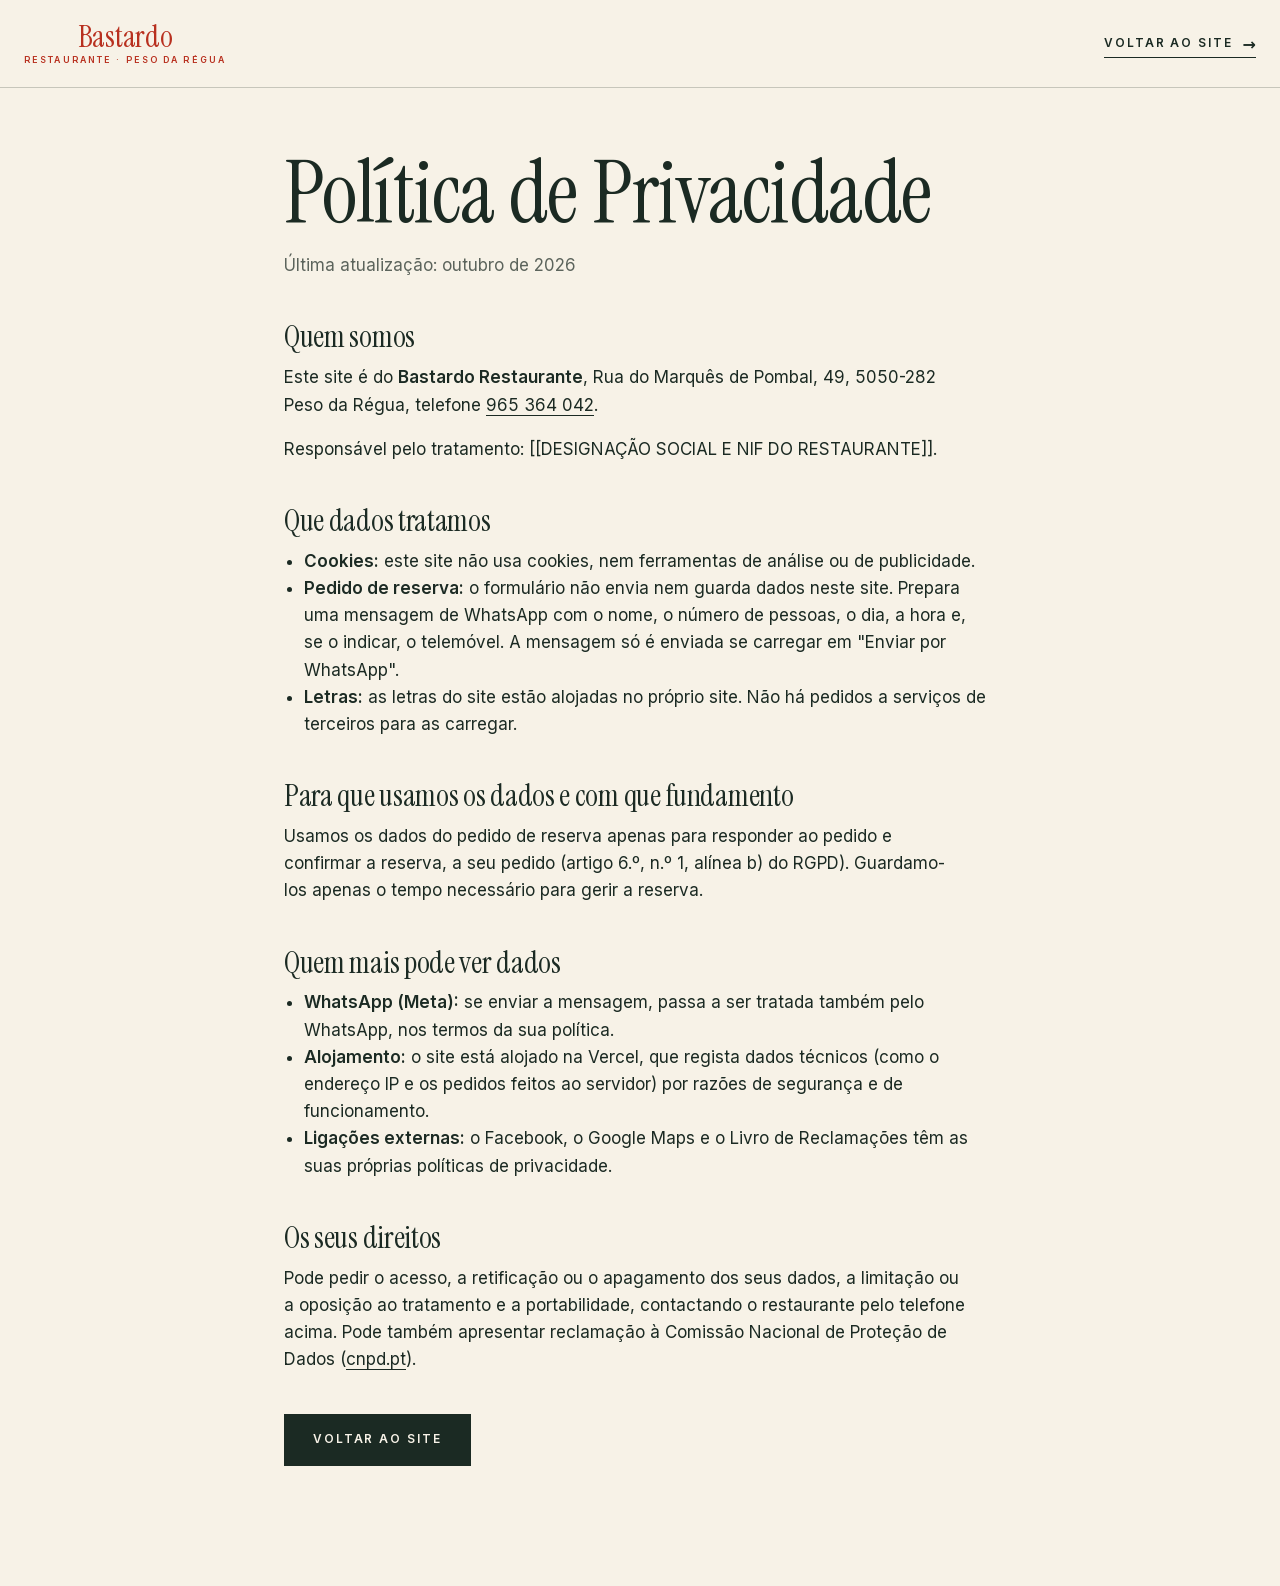
<file: politica-de-privacidade.html>
<!DOCTYPE html>
<html lang="pt-PT">
<head>
  <meta charset="utf-8">
  <meta name="viewport" content="width=device-width, initial-scale=1">
  <title>Política de Privacidade · Bastardo Restaurante</title>
  <meta name="description" content="Como o site do Bastardo Restaurante trata os seus dados: sem cookies, sem análise nem publicidade.">
  <meta name="robots" content="index, follow">
  <meta name="theme-color" content="#f7f2e7">
  <link rel="icon" href="favicon.ico" sizes="48x48">
  <link rel="icon" type="image/png" sizes="32x32" href="icons/favicon-32.png">
  <link rel="apple-touch-icon" href="apple-touch-icon.png">
  <link rel="manifest" href="site.webmanifest">
  <link rel="stylesheet" href="css/fonts.css">
  <link rel="stylesheet" href="css/style.css">
</head>
<body class="page">
  <header class="page__bar">
    <a class="logo" href="./" aria-label="Bastardo Restaurante, voltar ao início" translate="no"><span class="logo__name">Bastardo</span><span class="logo__sub">Restaurante · Peso da Régua</span></a>
    <a class="link" href="./">Voltar ao site</a>
  </header>
  <main class="doc" id="conteudo">
    <h1>Política de Privacidade</h1>
    <p class="doc__meta">Última atualização: outubro de 2026</p>

    <h2>Quem somos</h2>
    <p>Este site é do <strong>Bastardo Restaurante</strong>, Rua do Marquês de Pombal, 49, 5050-282 Peso da Régua, telefone <a href="tel:+351965364042">965 364 042</a>.</p>
    <p>Responsável pelo tratamento: [[DESIGNAÇÃO SOCIAL E NIF DO RESTAURANTE]].</p>

    <h2>Que dados tratamos</h2>
    <ul>
      <li><strong>Cookies:</strong> este site não usa cookies, nem ferramentas de análise ou de publicidade.</li>
      <li><strong>Pedido de reserva:</strong> o formulário não envia nem guarda dados neste site. Prepara uma mensagem de WhatsApp com o nome, o número de pessoas, o dia, a hora e, se o indicar, o telemóvel. A mensagem só é enviada se carregar em "Enviar por WhatsApp".</li>
      <li><strong>Letras:</strong> as letras do site estão alojadas no próprio site. Não há pedidos a serviços de terceiros para as carregar.</li>
    </ul>

    <h2>Para que usamos os dados e com que fundamento</h2>
    <p>Usamos os dados do pedido de reserva apenas para responder ao pedido e confirmar a reserva, a seu pedido (artigo 6.º, n.º 1, alínea b) do RGPD). Guardamo-los apenas o tempo necessário para gerir a reserva.</p>

    <h2>Quem mais pode ver dados</h2>
    <ul>
      <li><strong>WhatsApp (Meta):</strong> se enviar a mensagem, passa a ser tratada também pelo WhatsApp, nos termos da sua política.</li>
      <li><strong>Alojamento:</strong> o site está alojado na Vercel, que regista dados técnicos (como o endereço IP e os pedidos feitos ao servidor) por razões de segurança e de funcionamento.</li>
      <li><strong>Ligações externas:</strong> o Facebook, o Google Maps e o Livro de Reclamações têm as suas próprias políticas de privacidade.</li>
    </ul>

    <h2>Os seus direitos</h2>
    <p>Pode pedir o acesso, a retificação ou o apagamento dos seus dados, a limitação ou a oposição ao tratamento e a portabilidade, contactando o restaurante pelo telefone acima. Pode também apresentar reclamação à Comissão Nacional de Proteção de Dados (<a href="https://www.cnpd.pt" target="_blank" rel="noopener">cnpd.pt</a>).</p>

    <a class="btn" href="./">Voltar ao site</a>
  </main>
</body>
</html>
</file>
<file: css/fonts.css>
/* Letras alojadas no próprio site (sem pedidos ao Google). Licença SIL OFL. */
@font-face { font-family: 'Caveat'; font-style: normal; font-weight: 500; font-display: swap; src: url(../fonts/caveat-normal-500-latin-ext.woff2) format('woff2'); unicode-range: U+0100-02BA, U+02BD-02C5, U+02C7-02CC, U+02CE-02D7, U+02DD-02FF, U+0304, U+0308, U+0329, U+1D00-1DBF, U+1E00-1E9F, U+1EF2-1EFF, U+2020, U+20A0-20AB, U+20AD-20C4, U+2113, U+2C60-2C7F, U+A720-A7FF; }
@font-face { font-family: 'Caveat'; font-style: normal; font-weight: 500; font-display: swap; src: url(../fonts/caveat-normal-500-latin.woff2) format('woff2'); unicode-range: U+0000-00FF, U+0131, U+0152-0153, U+02BB-02BC, U+02C6, U+02DA, U+02DC, U+0304, U+0308, U+0329, U+2000-206F, U+20AC, U+2122, U+2191, U+2193, U+2212, U+2215, U+FEFF, U+FFFD; }
@font-face { font-family: 'Instrument Serif'; font-style: italic; font-weight: 400; font-display: swap; src: url(../fonts/instrument-serif-italic-400-latin-ext.woff2) format('woff2'); unicode-range: U+0100-02BA, U+02BD-02C5, U+02C7-02CC, U+02CE-02D7, U+02DD-02FF, U+0304, U+0308, U+0329, U+1D00-1DBF, U+1E00-1E9F, U+1EF2-1EFF, U+2020, U+20A0-20AB, U+20AD-20C4, U+2113, U+2C60-2C7F, U+A720-A7FF; }
@font-face { font-family: 'Instrument Serif'; font-style: italic; font-weight: 400; font-display: swap; src: url(../fonts/instrument-serif-italic-400-latin.woff2) format('woff2'); unicode-range: U+0000-00FF, U+0131, U+0152-0153, U+02BB-02BC, U+02C6, U+02DA, U+02DC, U+0304, U+0308, U+0329, U+2000-206F, U+20AC, U+2122, U+2191, U+2193, U+2212, U+2215, U+FEFF, U+FFFD; }
@font-face { font-family: 'Instrument Serif'; font-style: normal; font-weight: 400; font-display: swap; src: url(../fonts/instrument-serif-normal-400-latin-ext.woff2) format('woff2'); unicode-range: U+0100-02BA, U+02BD-02C5, U+02C7-02CC, U+02CE-02D7, U+02DD-02FF, U+0304, U+0308, U+0329, U+1D00-1DBF, U+1E00-1E9F, U+1EF2-1EFF, U+2020, U+20A0-20AB, U+20AD-20C4, U+2113, U+2C60-2C7F, U+A720-A7FF; }
@font-face { font-family: 'Instrument Serif'; font-style: normal; font-weight: 400; font-display: swap; src: url(../fonts/instrument-serif-normal-400-latin.woff2) format('woff2'); unicode-range: U+0000-00FF, U+0131, U+0152-0153, U+02BB-02BC, U+02C6, U+02DA, U+02DC, U+0304, U+0308, U+0329, U+2000-206F, U+20AC, U+2122, U+2191, U+2193, U+2212, U+2215, U+FEFF, U+FFFD; }
@font-face { font-family: 'Inter'; font-style: normal; font-weight: 400 600; font-display: swap; src: url(../fonts/inter-variable-latin-ext.woff2) format('woff2'); unicode-range: U+0100-02BA, U+02BD-02C5, U+02C7-02CC, U+02CE-02D7, U+02DD-02FF, U+0304, U+0308, U+0329, U+1D00-1DBF, U+1E00-1E9F, U+1EF2-1EFF, U+2020, U+20A0-20AB, U+20AD-20C4, U+2113, U+2C60-2C7F, U+A720-A7FF; }
@font-face { font-family: 'Inter'; font-style: normal; font-weight: 400 600; font-display: swap; src: url(../fonts/inter-variable-latin.woff2) format('woff2'); unicode-range: U+0000-00FF, U+0131, U+0152-0153, U+02BB-02BC, U+02C6, U+02DA, U+02DC, U+0304, U+0308, U+0329, U+2000-206F, U+20AC, U+2122, U+2191, U+2193, U+2212, U+2215, U+FEFF, U+FFFD; }
</file>
<file: css/style.css>
/* Meia Manhã · projeto de demonstração · Bagatela */
:root {
  --cream: #f7f2e7;
  --paper: #f7f2e7;
  --paper-2: #eee6d3;
  --ink: #1b2a23;
  --muted: #5c645c;
  --green: #1f4a3a;
  --green-d: #163a2d;
  --red: #b8301f;
  --butter: #f0cf74;
  --line: rgba(27, 42, 35, .22);
  --serif: "Instrument Serif", "Times New Roman", Georgia, serif;
  --script: "Caveat", "Segoe Script", cursive;
  --sans: "Inter", system-ui, -apple-system, "Segoe UI", sans-serif;
  --header-h: 68px;
  --ease: cubic-bezier(.2, .7, .2, 1);
  --ease-io: cubic-bezier(.7, 0, .2, 1);
}

*, *::before, *::after { box-sizing: border-box; border-radius: 0; }
html { scroll-behavior: smooth; scroll-padding-top: calc(var(--header-h) + 8px); -webkit-text-size-adjust: 100%; }
body { margin: 0; background: var(--cream); color: var(--ink); font: 400 1rem/1.6 var(--sans); -webkit-font-smoothing: antialiased; overflow-x: clip; -webkit-tap-highlight-color: rgba(184, 48, 31, .12); }
a, button, input, select { touch-action: manipulation; }
img { display: block; max-width: 100%; height: auto; }
a { color: inherit; }
h1, h2, h3 { font-family: var(--serif); font-weight: 400; line-height: .95; letter-spacing: -.01em; margin: 0; }
h2 { font-size: clamp(2.7rem, 10vw, 5.6rem); }
h3 { font-size: 1.9rem; line-height: 1; }
p { margin: 0 0 1em; }
ul { list-style: none; margin: 0; padding: 0; }
:focus-visible { outline: 2px solid var(--red); outline-offset: 3px; }
.wipe :focus-visible, .footer :focus-visible, .reel :focus-visible { outline-color: var(--butter); }

.label { font: 600 .68rem/1.3 var(--sans); letter-spacing: .18em; text-transform: uppercase; }
.script { font-family: var(--script); font-weight: 500; font-size: clamp(1.7rem, 5vw, 2.6rem); line-height: 1; color: var(--red); display: inline-block; transform: rotate(-6deg); margin: 0; }
.skip { position: absolute; left: 12px; top: -60px; z-index: 300; background: var(--cream); color: var(--ink); padding: 12px 16px; border: 1px solid var(--ink); transition: top .2s; }
.skip:focus { top: 12px; }

.wrap { width: 100%; max-width: 1240px; margin-inline: auto; padding-inline: 24px; }
.section { padding: 96px 0; }
.section__head { margin-bottom: 52px; }
.lead { font-size: 1.15rem; line-height: 1.6; max-width: 38ch; }

/* ---------- Ligações e botões ---------- */
.link { position: relative; display: inline-flex; align-items: center; gap: 10px; padding: 8px 0; font: 600 .74rem/1 var(--sans); letter-spacing: .16em; text-transform: uppercase; text-decoration: none; color: var(--ink); }
.link::before { content: ""; position: absolute; left: 0; right: 0; bottom: 2px; height: 1px; background: currentColor; transform-origin: right; transition: transform .5s var(--ease-io); }
.link::after { content: "→"; font-size: 1rem; letter-spacing: 0; transition: transform .4s var(--ease); }
.link:hover::before { animation: underline-run .7s var(--ease-io); }
.link:hover::after { transform: translateX(6px); }
.link--plain::after { content: none; }
.link--light { color: var(--cream); }
@keyframes underline-run { 0% { transform: scaleX(1); transform-origin: right; } 49% { transform: scaleX(0); transform-origin: right; } 50% { transform: scaleX(0); transform-origin: left; } 100% { transform: scaleX(1); transform-origin: left; } }

.btn { position: relative; isolation: isolate; overflow: hidden; display: inline-flex; align-items: center; justify-content: center; min-height: 52px; padding: 0 28px; border: 1px solid var(--ink); background: var(--ink); color: var(--cream); font: 600 .74rem/1 var(--sans); letter-spacing: .16em; text-transform: uppercase; text-decoration: none; cursor: pointer; white-space: nowrap; transition: color .35s, border-color .35s; }
.btn::before { content: ""; position: absolute; inset: 0; z-index: -1; background: var(--red); transform: translateY(101%); transition: transform .45s var(--ease-io); }
.btn:hover { border-color: var(--red); }
.btn:hover::before { transform: none; }
.btn--small { min-height: 42px; padding: 0 18px; font-size: .68rem; }
.btn--block { width: 100%; }
.btn--outline { background: transparent; color: var(--ink); }
.btn--outline::before { background: var(--ink); }
.btn--outline:hover { color: var(--cream); border-color: var(--ink); }
.btn--header { background: transparent; color: var(--ink); }
.btn--header::before { background: var(--ink); }
.btn--header:hover { color: var(--cream); border-color: var(--ink); }

/* ---------- Abertura ---------- */
.intro { position: fixed; inset: 0; z-index: 400; display: grid; place-items: center; background: var(--green); color: var(--cream); pointer-events: none; animation: intro-out 1.1s var(--ease-io) 1.15s both; }
.intro__word { font-family: var(--serif); font-size: clamp(3rem, 14vw, 8rem); line-height: 1; animation: intro-word 1s var(--ease) both; }
@keyframes intro-word { from { opacity: 0; transform: translateY(24px); } to { opacity: 1; transform: none; } }
@keyframes intro-out { to { transform: translateY(-101%); visibility: hidden; } }

/* ---------- Cabeçalho ---------- */
.header { position: fixed; inset: 0 0 auto 0; z-index: 100; height: var(--header-h); background: var(--cream); border-bottom: 1px solid transparent; transition: translate .6s var(--ease-io), border-color .3s; animation: header-in .9s var(--ease) 2s both; }
.header.is-solid { border-bottom-color: var(--line); }
.header.is-hidden { translate: 0 -101%; }
@keyframes header-in { from { opacity: 0; transform: translateY(-30%); } to { opacity: 1; transform: none; } }
.header__inner { height: 100%; max-width: 1240px; margin-inline: auto; padding-inline: 20px; display: flex; align-items: center; justify-content: space-between; gap: 12px; }
.logo { display: flex; flex-direction: column; align-items: center; text-decoration: none; color: var(--red); line-height: 1; }
.logo__name { font-family: var(--serif); font-size: 1.9rem; letter-spacing: -.01em; }
.logo__sub { font: 600 .55rem/1 var(--sans); letter-spacing: .24em; text-transform: uppercase; margin-top: 4px; }
.nav { display: none; gap: 36px; }
.nav a { position: relative; padding: 10px 0; text-decoration: none; font: 600 .68rem/1 var(--sans); letter-spacing: .16em; text-transform: uppercase; }
.nav a::after { content: ""; position: absolute; left: 0; right: 0; bottom: 4px; height: 1px; background: currentColor; transform: scaleX(0); transform-origin: left; transition: transform .4s var(--ease-io); }
.nav a:hover::after, .nav a:focus-visible::after { transform: scaleX(1); }

/* ---------- Hero ---------- */
.hero { position: relative; min-height: 100svh; padding: calc(var(--header-h) + 34px) 20px 56px; display: flex; flex-direction: column; align-items: center; text-align: center; overflow: hidden; }
.hero__label { margin: 0; opacity: 0; animation: fade-up .9s var(--ease) 1.9s both; }
.hero__title { position: relative; z-index: 1; margin: 22px 0 6px; font-size: clamp(4rem, min(23vw, 16.5vh), 11rem); line-height: .84; text-transform: uppercase; color: var(--red); }
.line { display: block; overflow: hidden; padding-top: .1em; margin-top: -.1em; translate: calc(var(--dx, 0) * 1px) 0; }
.line > span { display: block; transform: translateY(112%); animation: line-up 1.2s var(--ease-io) both; }
.line:nth-child(1) > span { animation-delay: 1.6s; }
.line:nth-child(2) > span { animation-delay: 1.72s; }
.line:nth-child(3) > span { animation-delay: 1.84s; }
.line:nth-child(4) > span { animation-delay: 1.96s; }
@keyframes line-up { to { transform: none; } }
@keyframes fade-up { from { opacity: 0; transform: translateY(18px); } to { opacity: 1; transform: none; } }

.float { position: absolute; z-index: 2; will-change: translate; translate: 0 calc(var(--py, 0) * 1px); }
.float figure { margin: 0; border: 5px solid var(--cream); box-shadow: 0 10px 30px rgba(27, 42, 35, .18); animation: pop 1s cubic-bezier(.2, 1.1, .3, 1) both, bob 7s ease-in-out infinite alternate; }
.float img { width: 100%; height: 100%; object-fit: cover; }
.f1 { width: 27vw; top: 25%; left: 5%; } .f1 figure { aspect-ratio: 4 / 3; animation-delay: 2.1s, 3.1s; }
.f2 { width: 21vw; top: 20%; right: 6%; } .f2 figure { aspect-ratio: 4 / 5; animation-delay: 2.25s, 3.25s; animation-duration: 1s, 8s; }
.f3 { width: 20vw; top: 50%; left: 10%; } .f3 figure { aspect-ratio: 4 / 5; animation-delay: 2.4s, 3.4s; animation-duration: 1s, 6s; }
.f4 { width: 30vw; top: 57%; right: 5%; } .f4 figure { aspect-ratio: 4 / 3; animation-delay: 2.55s, 3.55s; animation-duration: 1s, 9s; }
@keyframes pop { from { opacity: 0; transform: scale(.4) rotate(-10deg); } to { opacity: 1; transform: none; } }
@keyframes bob { from { transform: translateY(-6px) rotate(-1.2deg); } to { transform: translateY(8px) rotate(1.2deg); } }

.hero__note { position: relative; z-index: 3; align-self: flex-end; margin: 6px 4% 0 0; color: var(--ink); opacity: 0; animation: fade-up .9s var(--ease) 2.8s both; }
.hero__note span { display: inline-block; clip-path: inset(0 100% 0 0); animation: script-draw 1.4s var(--ease-io) 2.9s both; }
@keyframes script-draw { to { clip-path: inset(0 -10% 0 0); } }
.hero__cta { position: relative; z-index: 3; margin-top: auto; padding-top: 44px; display: flex; gap: 32px; flex-wrap: wrap; justify-content: center; opacity: 0; animation: fade-up .9s var(--ease) 3s both; }

/* ---------- Faixa ---------- */
.ribbon { border-block: 1px solid var(--ink); overflow: hidden; background: var(--cream); }
.ribbon__row { overflow: hidden; }
.ribbon__row + .ribbon__row { border-top: 1px solid var(--ink); }
.ribbon__track { display: flex; width: max-content; animation: marquee 45s linear infinite; }
.ribbon__track--rev { animation-direction: reverse; animation-duration: 60s; }
.ribbon__track span { display: inline-flex; align-items: center; gap: 28px; padding: 14px 0 14px 28px; white-space: nowrap; }
.ribbon__track span::after { content: "✶"; color: var(--red); font-size: .9rem; letter-spacing: 0; }
.ribbon__row--big .ribbon__track span { font-family: var(--serif); font-size: clamp(2rem, 6vw, 3.6rem); font-style: italic; letter-spacing: -.01em; text-transform: none; font-weight: 400; color: var(--green); padding-block: 10px; }
@keyframes marquee { to { transform: translateX(-50%); } }

/* ---------- Secções verdes com “cartão” que expande ---------- */
.wipe { position: relative; isolation: isolate; color: var(--cream); padding: 120px 0; }
.wipe__bg { position: absolute; inset: 0; z-index: -1; background-color: var(--green); clip-path: inset(calc(var(--i, 0) * 1%) calc(var(--i, 0) * .5%)); background-image:
  url("data:image/svg+xml;utf8,<svg xmlns='http://www.w3.org/2000/svg' width='260' height='260'><filter id='a'><feTurbulence type='fractalNoise' baseFrequency='.02 .9' numOctaves='2' stitchTiles='stitch'/><feColorMatrix values='0 0 0 0 1  0 0 0 0 1  0 0 0 0 1  0 0 0 .09 0'/></filter><rect width='100%' height='100%' filter='url(%23a)'/></svg>"),
  url("data:image/svg+xml;utf8,<svg xmlns='http://www.w3.org/2000/svg' width='260' height='260'><filter id='b'><feTurbulence type='fractalNoise' baseFrequency='.9 .02' numOctaves='2' stitchTiles='stitch'/><feColorMatrix values='0 0 0 0 1  0 0 0 0 1  0 0 0 0 1  0 0 0 .07 0'/></filter><rect width='100%' height='100%' filter='url(%23b)'/></svg>"); }

.story__grid { display: grid; gap: 56px; }
.story h2 { color: var(--cream); font-size: clamp(2.8rem, 10.5vw, 5.4rem); max-width: 11ch; }
.story__p { margin: 28px 0 24px; max-width: 34ch; color: rgba(247, 242, 231, .88); }
.story__media { position: relative; }
.img-wipe { position: relative; overflow: hidden; aspect-ratio: 4 / 3.3; background: var(--green-d); }
.img-wipe img { width: 100%; height: 118%; object-fit: cover; translate: 0 calc(var(--iy, 0) * 1px); }
.seal { position: absolute; z-index: 2; top: -48px; right: 6px; width: 118px; height: 118px; transform: rotate(calc(var(--rot, 0) * 1deg)); }
.seal__svg { width: 100%; height: 100%; animation: spin 24s linear infinite; }
.seal__star { position: absolute; inset: 0; display: grid; place-items: center; color: var(--red); font-size: 1.6rem; }
@keyframes spin { to { transform: rotate(360deg); } }
.story__note { position: absolute; right: 8%; bottom: -20px; color: var(--cream); z-index: 2; }

/* ---------- Manifesto ---------- */
.manifesto { padding: 120px 0 96px; }
.manifesto__text { font-family: var(--serif); font-size: clamp(2.2rem, 8vw, 4.8rem); line-height: 1.02; letter-spacing: -.01em; margin: 0 0 56px; max-width: 18ch; color: var(--ink); }
.manifesto__text .w { color: rgba(27, 42, 35, .17); transition: color .5s var(--ease); }
.manifesto__text .w.on { color: var(--ink); }
.circled { position: relative; display: inline-block; white-space: nowrap; }
.circled svg { position: absolute; left: -6%; top: -18%; width: 112%; height: 138%; overflow: visible; pointer-events: none; }
.circled path { fill: none; stroke: var(--red); stroke-width: 2.5; stroke-linecap: round; stroke-dasharray: 1; stroke-dashoffset: 1; transition: stroke-dashoffset 1.6s var(--ease-io) .2s; }
.circled.in path { stroke-dashoffset: 0; }
.manifesto__photos { position: relative; height: 330px; margin-bottom: 56px; }
.polaroid { position: absolute; border: 8px solid #fff; box-shadow: 0 14px 34px rgba(27, 42, 35, .2); background: #fff; translate: 0 calc(var(--py, 0) * 1px); }
.polaroid img { width: 100%; height: 100%; object-fit: cover; }
.p1 { left: 0; top: 0; width: 62%; aspect-ratio: 4 / 3; transform: rotate(-3deg); }
.p2 { right: 0; top: 70px; width: 44%; aspect-ratio: 4 / 5; transform: rotate(4deg); z-index: 2; }
.points { display: grid; gap: 0; }
.points li { padding: 22px 0; border-top: 1px solid var(--ink); }
.points .label { display: block; color: var(--red); margin-bottom: 10px; }
.points p { margin: 0; max-width: 32ch; font-size: .95rem; color: var(--muted); }

/* ---------- Menu ---------- */
.menu { background: var(--paper-2); position: relative; }
.menu .section__head { display: flex; align-items: flex-end; flex-wrap: wrap; gap: 8px 32px; }
.menu h2 { font-size: clamp(3.6rem, 16vw, 9rem); line-height: .8; }
.menu__note-script { margin-bottom: 8px; }
.menu__grid { display: grid; gap: 56px; }
.menu__cat h3 { padding-bottom: 14px; border-bottom: 1px solid var(--ink); font-size: 2.1rem; }
.dishes > li { position: relative; padding: 18px 0; cursor: default; }
.dishes > li::after { content: ""; position: absolute; left: 0; right: 0; bottom: 0; height: 1px; background: var(--line); }
.dishes > li::before { content: ""; position: absolute; left: 0; right: 0; bottom: 0; height: 1px; background: var(--red); transform: scaleX(0); transform-origin: left; transition: transform .6s var(--ease-io); z-index: 1; }
.dishes > li:hover::before { transform: scaleX(1); }
.dishes > li:last-child::after { background: none; }
.dish__top { display: flex; justify-content: space-between; align-items: baseline; gap: 16px; }
.dish__id { display: flex; flex-wrap: wrap; align-items: center; gap: 6px 12px; min-width: 0; }
.al { width: 20px; height: 20px; flex: none; fill: none; stroke: currentColor; stroke-width: 1.5; stroke-linecap: round; stroke-linejoin: round; }
.allergens { display: inline-flex; align-items: center; gap: 7px; color: var(--green); }
.allergens li { display: inline-flex; transition: transform .35s var(--ease), color .3s; }
.dishes > li:hover .allergens li { color: var(--red); }
.dishes > li:hover .allergens li:nth-child(1) { transition-delay: 0s; transform: translateY(-3px); }
.dishes > li:hover .allergens li:nth-child(2) { transition-delay: .05s; transform: translateY(-3px); }
.dishes > li:hover .allergens li:nth-child(3) { transition-delay: .1s; transform: translateY(-3px); }
.dishes > li:hover .allergens li:nth-child(4) { transition-delay: .15s; transform: translateY(-3px); }
.sr { position: absolute; width: 1px; height: 1px; margin: -1px; padding: 0; overflow: hidden; clip: rect(0 0 0 0); white-space: nowrap; border: 0; }
.legend { display: flex; flex-wrap: wrap; align-items: center; gap: 14px 32px; margin-top: 56px; padding: 22px 0; border-block: 1px solid var(--ink); }
.legend__title { margin: 0; color: var(--red); }
.legend__list { display: flex; flex-wrap: wrap; gap: 12px 26px; }
.legend__list li { display: inline-flex; align-items: center; gap: 9px; font-size: .88rem; font-weight: 500; }
.legend__list .al { color: var(--green); }
.dish__name { font-weight: 600; transition: translate .5s var(--ease), color .3s; }
.dishes > li:hover .dish__name { translate: 10px 0; color: var(--red); }
.dish__price { font-family: var(--serif); font-size: 1.4rem; line-height: 1; white-space: nowrap; font-variant-numeric: tabular-nums; }
.dishes p { margin: 4px 0 0; color: var(--muted); font-size: .92rem; line-height: 1.5; max-width: 38ch; transition: translate .5s var(--ease) .04s; }
.dishes > li:hover p { translate: 10px 0; }
.menu__note { color: var(--muted); font-size: .85rem; margin: 22px 0 0; max-width: 60ch; }
.preview { display: none; }

/* ---------- A casa: galeria que corre na horizontal ---------- */
.reel { position: relative; background: var(--green-d); color: var(--cream); }
.reel__pin { position: relative; padding: 96px 0 72px; overflow-x: auto; }
.reel__bg { position: absolute; left: 0; top: 50%; margin: 0; transform: translateY(-50%); font-family: var(--serif); font-size: 42vw; line-height: .8; color: transparent; -webkit-text-stroke: 1px rgba(247, 242, 231, .16); white-space: nowrap; pointer-events: none; translate: calc(var(--bx, 0) * 1px) 0; }
.reel__track { position: relative; display: flex; gap: 6vw; width: max-content; padding-inline: 24px 10vw; align-items: flex-start; }
.shot { flex: 0 0 auto; margin: 0; width: 72vw; }
.shot__img { overflow: hidden; aspect-ratio: 4 / 5; background: #0e271d; }
.shot__img img { width: 118%; max-width: none; height: 100%; object-fit: cover; translate: calc(var(--ix, 0) * 1px) 0; }
.shot figcaption { margin-top: 14px; opacity: .85; }
.s1 { width: 86vw; } .s1 .shot__img { aspect-ratio: 4 / 3; }
.s2, .s4, .s6 { margin-top: 12vh; }
.s5 { width: 84vw; } .s5 .shot__img { aspect-ratio: 4 / 3; }
.js .reel { height: var(--reel-h, 320vh); }
.js .reel__pin { position: sticky; top: 0; height: 100svh; padding: 0; overflow: hidden; display: flex; align-items: center; }
.js .reel__track { will-change: transform; transform: translate3d(calc(var(--rx, 0) * 1px), 0, 0); align-items: center; }
.js .s2, .js .s4, .js .s6 { margin-top: 14vh; }
.js .s1, .js .s3, .js .s5 { margin-bottom: 8vh; }
.reel__bar { display: none; }
.js .reel__bar { display: block; position: absolute; left: 24px; bottom: 28px; width: 120px; height: 1px; background: rgba(247, 242, 231, .3); }
.reel__bar i { display: block; height: 100%; background: var(--cream); transform: scaleX(var(--rp, 0)); transform-origin: left; }

/* ---------- Horário ---------- */
.visit__grid { display: grid; grid-template-columns: minmax(0, 1fr); gap: 48px; }
.visit h2 { color: var(--cream); font-size: clamp(2.8rem, 10vw, 5rem); margin-bottom: 36px; max-width: 10ch; }
.visit__block { margin-bottom: 40px; }
.visit__label { font-size: 2rem; color: var(--butter); margin-bottom: 14px; }
.hours { margin: 0 0 12px; }
.hours div { flex-wrap: wrap; }
.hours dd { text-align: right; }
.visit__note { margin: 0 0 16px; font-size: .82rem; opacity: .7; }
.status { display: inline-flex; align-items: center; gap: 10px; margin: 0; font-size: .85rem; font-weight: 600; letter-spacing: .02em; }
.status[hidden] { display: none; }
.status__dot { width: 9px; height: 9px; border-radius: 50%; background: #8a8f87; flex: none; }
.status.is-open .status__dot { background: #7be0a4; box-shadow: 0 0 0 0 rgba(123, 224, 164, .6); animation: pulse 2s ease-out infinite; }
@keyframes pulse { 70% { box-shadow: 0 0 0 10px rgba(123, 224, 164, 0); } 100% { box-shadow: 0 0 0 0 rgba(123, 224, 164, 0); } }
.hours div { display: flex; justify-content: space-between; gap: 16px; padding: 14px 0; border-bottom: 1px solid rgba(247, 242, 231, .28); }
.hours div:first-child { border-top: 1px solid rgba(247, 242, 231, .28); }
.hours dd { margin: 0; font-variant-numeric: tabular-nums; }
address { font-style: normal; line-height: 1.85; }
address a { text-underline-offset: 4px; }
.map { position: relative; overflow: hidden; width: 100%; aspect-ratio: 4 / 3.4; border: 6px solid var(--cream); }
.map > svg { position: absolute; inset: 0; width: 100%; height: 100%; }
.pin { position: absolute; left: 50%; top: 46%; transform: translate(-50%, -100%); animation: pin-bob 2.6s ease-in-out infinite; }
@keyframes pin-bob { 0%, 100% { translate: 0 0; } 50% { translate: 0 -8px; } }
.map__label { position: absolute; left: 0; bottom: 0; margin: 0; background: var(--cream); color: var(--ink); padding: 10px 14px; font-weight: 600; font-size: .85rem; line-height: 1.35; }
.map__label small { font-weight: 400; color: var(--muted); }

.reserve__note { margin-top: 18px; }


/* Reservas */
.reserve__grid { display: grid; gap: 32px; }
.form { border: 1px solid var(--ink); background: #fbf8f0; padding: 28px 22px; }
.group { margin: 0 0 28px; padding: 0; border: 0; min-width: 0; }
.group legend, .field label { display: block; padding: 0; font-weight: 600; font-size: .9rem; margin-bottom: 12px; }
.field label { margin-bottom: 8px; }
.opt { font-weight: 400; color: var(--muted); }
.chips { display: grid; gap: 8px; }
.chips--guests { grid-template-columns: repeat(6, minmax(0, 1fr)); }
.chips--days { grid-template-columns: repeat(4, minmax(0, 1fr)); }
.chips--times { grid-template-columns: repeat(4, minmax(0, 1fr)); }
.chip { position: relative; }
.chip input { position: absolute; inset: 0; width: 100%; height: 100%; margin: 0; opacity: 0; cursor: pointer; }
.chip label { display: flex; flex-direction: column; align-items: center; justify-content: center; min-height: 52px; padding: 6px 4px; margin: 0; border: 1px solid rgba(28, 27, 25, .35); background: #fff; font-weight: 500; font-size: .95rem; line-height: 1.2; text-align: center; font-variant-numeric: tabular-nums; transition: background-color .15s, color .15s, border-color .15s; pointer-events: none; }
.chip input:hover + label { border-color: var(--ink); }
.chip input:checked + label { background: var(--green); border-color: var(--green); color: var(--cream); }
.chip input:focus-visible + label { outline: 2px solid var(--red); outline-offset: 3px; }
.chip input:disabled { cursor: not-allowed; }
.chip input:disabled + label { color: rgba(28, 27, 25, .4); background: transparent; border-style: dashed; text-decoration: line-through; }
.chips--days label small { font-size: .72rem; font-weight: 400; text-transform: capitalize; opacity: .8; }
.chips--days label strong { font-size: 1.15rem; font-weight: 500; }
.chip input:checked + label small { opacity: .85; }
.group--fields { display: grid; gap: 20px; }
.field { margin: 0; }
input[type="text"], input[type="tel"] { width: 100%; min-height: 52px; padding: 0 14px; border: 1px solid rgba(28, 27, 25, .5); background: #fff; color: var(--ink); font: 400 1rem var(--sans); }
input[type="text"]:focus, input[type="tel"]:focus { outline: 2px solid var(--red); outline-offset: 1px; }
input[aria-invalid="true"] { border-color: #9b2c1f; }
.field__error { margin: 8px 0 0; color: #9b2c1f; font-size: .88rem; }
.summary { margin: 0 0 18px; padding: 14px 0; border-top: 1px solid var(--line); border-bottom: 1px solid var(--line); font-weight: 500; }
.form__hint { font-size: .85rem; color: var(--muted); margin: 16px 0 0; }
.confirm { padding: 12px 0; }
.confirm[hidden], .form__body[hidden], .field__error[hidden] { display: none; }
.confirm:focus { outline: none; }
.confirm__tag { display: inline-block; margin: 0 0 18px; padding: 4px 10px; border: 1px solid var(--ink); font-size: .8rem; font-weight: 600; }
.confirm h3 { font-size: 2.2rem; margin-bottom: 14px; }
.confirm__summary { font-size: 1.15rem; font-family: var(--serif); margin-bottom: 18px; }
.confirm__note { color: var(--muted); font-size: .92rem; margin-bottom: 28px; }



/* ---------- Rodapé ---------- */
.footer { background: var(--green-d); color: var(--cream); overflow: hidden; }
.demo-banner { background: var(--butter); color: #2a2412; text-align: center; font-weight: 600; font-size: .8rem; padding: 12px 20px; line-height: 1.4; }
.footer__inner { padding-block: 56px 40px; display: grid; gap: 28px; }
.footer__mark { margin: 0; font-family: var(--serif); font-size: clamp(4rem, 19vw, 15rem); line-height: .82; letter-spacing: -.02em; white-space: nowrap; }
.footer__mark span { display: inline-block; transform: translateY(105%); transition: transform 1.1s var(--ease-io) calc(var(--i) * .045s); }
.footer__mark.in span { transform: none; }
.footer__mark { overflow: hidden; padding-top: .08em; }
.social { display: flex; flex-direction: column; gap: 2px; }
.social a { display: inline-flex; align-items: center; gap: 12px; min-height: 44px; text-decoration: none; font-size: .95rem; }
.social svg { width: 20px; height: 20px; }
.social a:hover span { text-decoration: underline; text-underline-offset: 4px; }
.footer__small { font-size: .85rem; opacity: .7; margin: 0; }

/* ---------- Entradas ao rolar ---------- */
.js [data-reveal] { opacity: 0; translate: 0 34px; transition: opacity 1s ease var(--d, 0s), translate 1s var(--ease) var(--d, 0s); }
.js [data-reveal].in { opacity: 1; translate: 0 0; }
.js [data-wipe] .wipe-img, .js .img-wipe { clip-path: inset(0 0 100% 0); transition: clip-path 1.4s var(--ease-io); }
.js [data-reveal].in .img-wipe { clip-path: inset(0); }
.js .img-wipe img { scale: 1.3; transition: scale 2s var(--ease-io); }
.js [data-reveal].in .img-wipe img { scale: 1; }
.js .polaroid[data-reveal] { opacity: 0; translate: 0 calc(var(--py, 0) * 1px + 60px); }
.js .polaroid[data-reveal].in { opacity: 1; translate: 0 calc(var(--py, 0) * 1px); }
.js .seal { scale: 0; transition: scale 1.1s cubic-bezier(.2, 1.2, .3, 1) .8s; }
.js [data-reveal].in .seal { scale: 1; }
.js .story__note span, .js .menu__note-script span, .js .reserve__note span { display: inline-block; clip-path: inset(0 100% 0 0); transition: clip-path 1.4s var(--ease-io) .6s; }
.js .in .story__note span, .js .story__media.in .story__note span, .js .section__head.in .menu__note-script span, .js .section__head.in .reserve__note span { clip-path: inset(0 -10% 0 0); }

@media (min-width: 640px) {
  .shot { width: 48vw; }
  .s1 { width: 60vw; }
  .s5 { width: 58vw; }
}

@media (min-width: 900px) {
  :root { --header-h: 84px; }
  body { font-size: 1.0625rem; }
  .header__inner { display: grid; grid-template-columns: 1fr auto 1fr; padding-inline: 40px; }
  .nav { display: flex; }
  .nav--r { justify-content: flex-end; }
  .btn--header { display: none; }
  .wrap { padding-inline: 40px; }
  .section { padding: 140px 0; }
  .hero { padding-inline: 40px; }
  .hero__title { font-size: clamp(5rem, min(15vw, 19vh), 13rem); }
  .f1 { width: 13vw; top: 27%; left: 20%; }
  .f2 { width: 9.5vw; top: 22%; right: 20%; }
  .f3 { width: 9vw; top: 52%; left: 27%; }
  .f4 { width: 14vw; top: 55%; right: 17%; }
  .hero__note { margin-right: 18%; }
  .wipe { padding: 160px 0; }
  .story__grid { grid-template-columns: 1fr 1fr; gap: 96px; align-items: center; }
  .seal { width: 150px; height: 150px; top: -60px; right: -40px; }
  .manifesto { padding: 160px 0 120px; }
  .manifesto__grid { display: grid; grid-template-columns: 1.15fr .85fr; column-gap: 80px; align-items: start; }
  .manifesto__text { margin: 0; }
  .manifesto__photos { height: 460px; margin: 0; }
  .points { grid-column: 1 / -1; grid-template-columns: repeat(3, 1fr); gap: 48px; margin-top: 80px; }
  .menu__grid { grid-template-columns: repeat(3, 1fr); gap: 56px; align-items: start; }
  .legend { flex-wrap: nowrap; gap: 40px; }
  .preview { display: block; position: fixed; left: 0; top: 0; z-index: 60; width: 220px; height: 280px; border: 6px solid #fff; box-shadow: 0 18px 40px rgba(27, 42, 35, .25); overflow: hidden; pointer-events: none; opacity: 0; scale: .8; transition: opacity .35s, scale .5s var(--ease); background: #fff; }
  .preview.on { opacity: 1; scale: 1; }
  .preview img { width: 100%; height: 100%; object-fit: cover; }
  .shot { width: 28vw; }
  .s1 { width: 42vw; }
  .s5 { width: 40vw; }
  .shot__img { aspect-ratio: 3 / 4; }
  .reel__track { gap: 5vw; padding-inline: 8vw 14vw; }
  .reel__bar { left: 8vw; }
  .visit__grid { grid-template-columns: minmax(0, 1fr) minmax(0, 1.1fr); gap: 96px; align-items: center; }
  .map { aspect-ratio: 1 / 1; max-height: 540px; }
  .reserve__grid { grid-template-columns: 1fr 1.1fr; gap: 96px; align-items: start; }
  .reserve .section__head { margin: 0; }
  .form { padding: 44px; }
  .chips--times { grid-template-columns: repeat(6, minmax(0, 1fr)); }
  .group--fields { grid-template-columns: 1fr 1fr; }
  .footer__inner { grid-template-columns: 1fr auto; align-items: center; }
  .footer__mark { grid-column: 1 / -1; }
  .footer__small { grid-column: 1 / -1; }
  .social { flex-direction: row; gap: 28px; }
}

@media (prefers-reduced-motion: reduce) {
  html { scroll-behavior: auto; }
  *, *::before, *::after { animation: none !important; transition: none !important; }
  .intro { display: none; }
  .line > span { transform: none; }
  .hero__label, .hero__note, .hero__cta, .header { opacity: 1; }
  .float figure { opacity: 1; }
  .hero__note span, .js .story__note span, .js .menu__note-script span, .js .reserve__note span { clip-path: none; }
  .js [data-reveal], .js .polaroid[data-reveal] { opacity: 1; translate: 0 0; }
  .js .img-wipe { clip-path: none; }
  .js .img-wipe img { scale: 1; }
  .js .seal { scale: 1; }
  .circled path { stroke-dashoffset: 0; }
  .manifesto__text .w { color: var(--ink); }
  .footer__mark span { transform: none; }
  .js .reel { height: auto; }
  .js .reel__pin { position: static; height: auto; display: block; padding: 96px 0 72px; overflow-x: auto; }
  .js .reel__track { transform: none; }
  .js .reel__bar { display: none; }
}

/* ---------- Críticas ---------- */
.reviews { background: var(--paper-2); }
.reviews__grid { display: grid; gap: 48px; align-items: start; }
.reviews h2 { max-width: 9ch; }
.reviews__note { margin: 12px 0 32px; }
.stars { --c: var(--red); width: 120px; height: 24px; background: linear-gradient(90deg, var(--c) calc(var(--p, 100) * 1%), rgba(27, 42, 35, .2) 0);
  -webkit-mask: url("data:image/svg+xml,%3Csvg xmlns='http://www.w3.org/2000/svg' width='24' height='24' viewBox='0 0 24 24'%3E%3Cpath d='M12 2l2.9 6.600 7.100.6-5.400 4.700 1.600 7L12 17l-6.200 3.900 1.600-7L2 9.200l7.100-.6z'/%3E%3C/svg%3E") 0 0 / 24px 24px repeat-x;
          mask: url("data:image/svg+xml,%3Csvg xmlns='http://www.w3.org/2000/svg' width='24' height='24' viewBox='0 0 24 24'%3E%3Cpath d='M12 2l2.9 6.600 7.100.6-5.400 4.700 1.600 7L12 17l-6.200 3.900 1.600-7L2 9.200l7.100-.6z'/%3E%3C/svg%3E") 0 0 / 24px 24px repeat-x; }
.rating { margin-bottom: 28px; }
.rating__num { margin: 0; font: 400 clamp(5.5rem, 22vw, 9rem)/.9 var(--serif); letter-spacing: -.03em; color: var(--red); }
.rating__num small { font-size: .32em; letter-spacing: 0; color: var(--ink); margin-left: 6px; }
.rating .stars { margin: 14px 0 12px; }
.rating__count { margin: 0; font-weight: 500; }
.reviews__list { display: grid; gap: 20px; }
.quote { margin: 0; padding: 30px 26px; border: 1px solid var(--ink); background: var(--cream); transition: transform .5s var(--ease), box-shadow .5s var(--ease); }
.quote:hover { transform: translateY(-6px); box-shadow: 8px 8px 0 var(--green); }
.quote blockquote { margin: 18px 0 22px; }
.quote blockquote p { margin: 0; font: 400 clamp(1.7rem, 6vw, 2.5rem)/1.12 var(--serif); letter-spacing: -.01em; }
.quote blockquote p::before { content: "“"; color: var(--red); }
.quote blockquote p::after { content: "”"; color: var(--red); }
.quote figcaption { display: flex; flex-direction: column; gap: 6px; border-top: 1px solid var(--line); padding-top: 16px; }
.quote__name { font-weight: 600; }
.quote figcaption .label { color: var(--muted); }
.tel { text-underline-offset: 4px; }
@media (min-width: 900px) {
  .reviews__grid { grid-template-columns: .9fr 1.1fr; gap: 96px; }
  .quote { padding: 40px 38px; }
}
@media (prefers-reduced-motion: reduce) { .quote:hover { transform: none; } }

.intro__logo { width: min(64vw, 380px); height: auto; animation: intro-word 1.1s var(--ease) both; }

/* ---------- Reservas e páginas legais ---------- */
.confirm__actions { display: flex; flex-wrap: wrap; gap: 10px; }
.confirm__actions .btn { flex: 1 1 200px; }
.noscript { margin: 0 0 20px; padding: 14px 16px; border-left: 3px solid var(--red); background: var(--paper-2); }
.legal { display: flex; flex-wrap: wrap; gap: 6px 26px; }
.legal a { font-size: .9rem; text-underline-offset: 4px; opacity: .85; }
.legal a:hover { opacity: 1; }
@media (min-width: 900px) { .legal { grid-column: 1 / -1; } }
.page { background: var(--cream); }
.page__bar { display: flex; align-items: center; justify-content: space-between; padding: 22px 24px; border-bottom: 1px solid var(--line); }
.page__bar .logo { color: var(--red); }
.doc { max-width: 760px; margin: 0 auto; padding: 64px 24px 120px; }
.doc h1 { font-size: clamp(3rem, 11vw, 5.4rem); margin-bottom: 18px; }
.doc h2 { font-size: 1.9rem; margin: 44px 0 12px; }
.doc p, .doc li { max-width: 62ch; }
.doc ul { list-style: disc; padding-left: 1.2em; margin: 0 0 1em; }
.doc a { text-underline-offset: 4px; }
.doc__meta { color: var(--muted); }
.doc .btn { margin-top: 24px; }
.erro404 { min-height: 70svh; display: grid; align-content: center; justify-items: start; padding: 64px 24px; max-width: 760px; margin: 0 auto; }
.erro404 .num { font: 400 clamp(8rem, 38vw, 18rem)/.8 var(--serif); color: var(--red); margin: 0 0 24px; }
.erro404 h1 { font-size: clamp(2.4rem, 9vw, 4rem); margin-bottom: 14px; }

a.map { display: block; text-decoration: none; color: inherit; cursor: pointer; }
a.map:hover .pin { animation-duration: 1.1s; }
a.map .map__label { transition: padding .4s var(--ease); }
a.map:hover .map__label { padding-right: 28px; }

.page__bar .link { white-space: nowrap; }
.page__bar .logo__sub { white-space: nowrap; }
</file>
